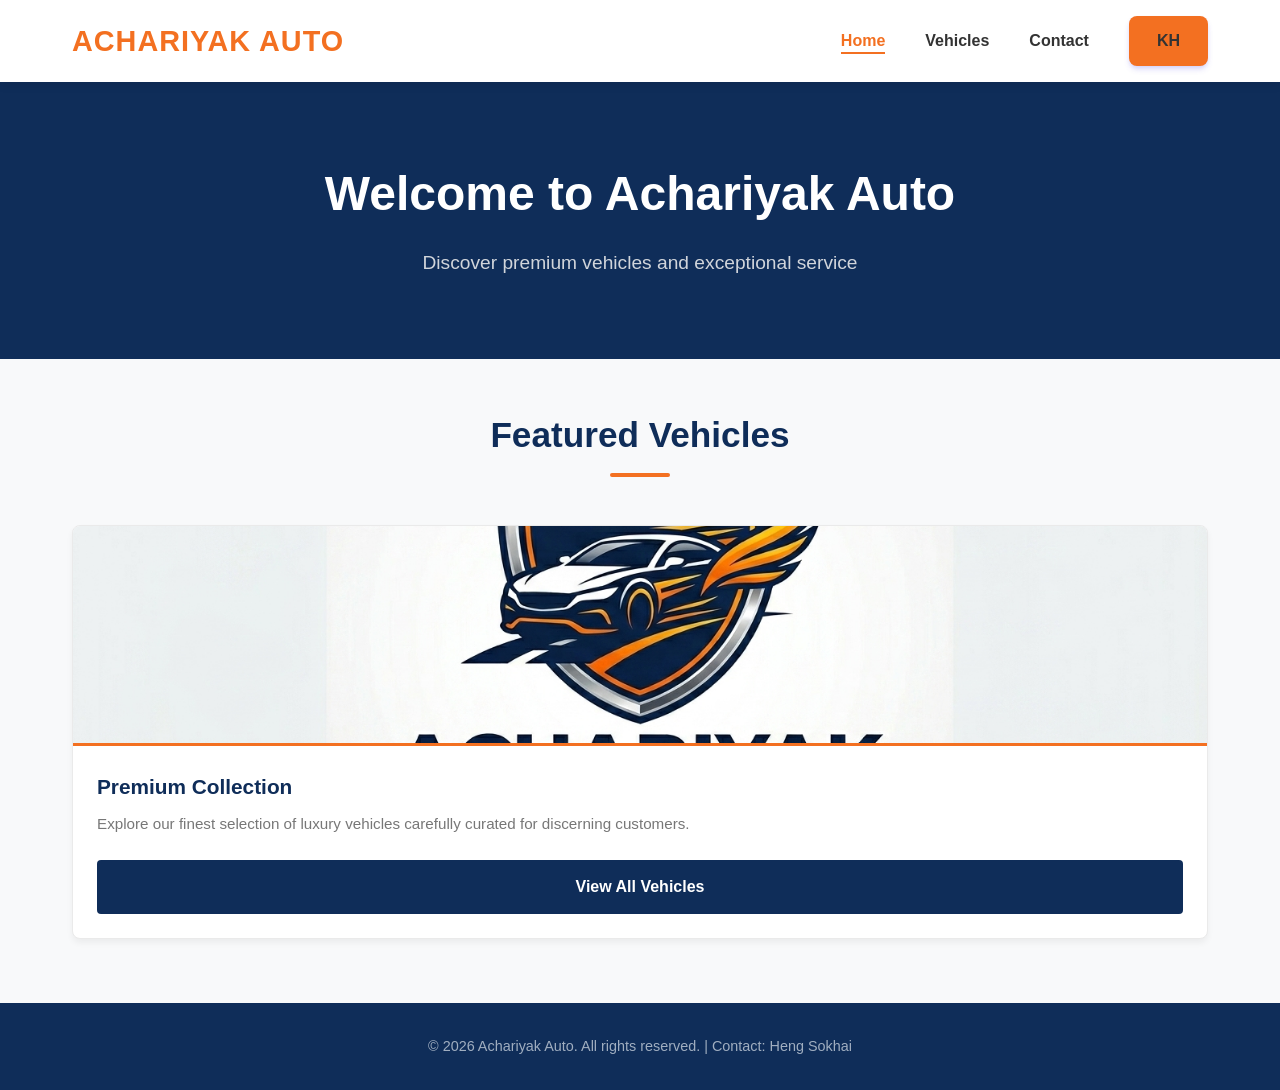
<file: index.html>
<!DOCTYPE html>
<html lang="en">
<head>
    <meta charset="UTF-8">
    <meta name="viewport" content="width=device-width, initial-scale=1.0">
    <meta name="description" content="Achariyak Auto - Premium Car Dealership">
    <title>Achariyak Auto - Premium Vehicles</title>
    <link rel="icon" href="Gemini_Generated_Image_3d5q9j3d5q9j3d5q.png">
    <link rel="stylesheet" href="Link up/style.css">
    <script src="Link up/languages.js"></script>
</head>
<body>
    <header>
        <nav class="nav-container">
            <a href="index.html" class="logo-text"><span data-i18n="logoMain">Achariyak</span> <span data-i18n="logoAuto">Auto</span></a>
            <ul class="nav-links">
                <li><a href="index.html" class="active" data-i18n="home">Home</a></li>
                <li><a href="Link up/Car.html" data-i18n="vehicles">Vehicles</a></li>
                <li><a href="Link up/contact.html" data-i18n="contact">Contact</a></li>
                <li class="button-btn"><a href="Link up/index-kh.html" data-i18n="language">KH</a></li>
                <!-- <li><button id="lang-toggle">ខ្មែរ</button></li> -->
            </ul>
        </nav>
    </header>
>
    <main>
        <section class="hero">
            <h1 data-i18n="welcomeTitle">Welcome to Achariyak Auto</h1>
            <p data-i18n="welcomeSubtitle">Discover premium vehicles and exceptional service</p>
        </section>

        <section class="container">
            <h2 class="section-title" data-i18n="featuredVehicles">Featured Vehicles</h2>
            <div class="car-grid">
                <div class="car-card">
                    <img src="Link up/Gemini_Generated_Image_3d5q9j3d5q9j3d5q.png" alt="Featured Vehicle">
                    <div class="car-info">
                        <h3 data-i18n="premiumCollection">Premium Collection</h3>
                        <p data-i18n="premiumDesc">Explore our finest selection of luxury vehicles carefully curated for discerning customers.</p>
                        <a href="Link up/Car.html" class="btn" data-i18n="viewAllVehicles">View All Vehicles</a>
                    </div>
                </div>
            </div>
        </section>
    </main>

    <footer>
        <p data-i18n="footer">© 2026 Achariyak Auto. All rights reserved. | Contact: Heng Sokhai</p>
    </footer>
</body>
</html>
</file>
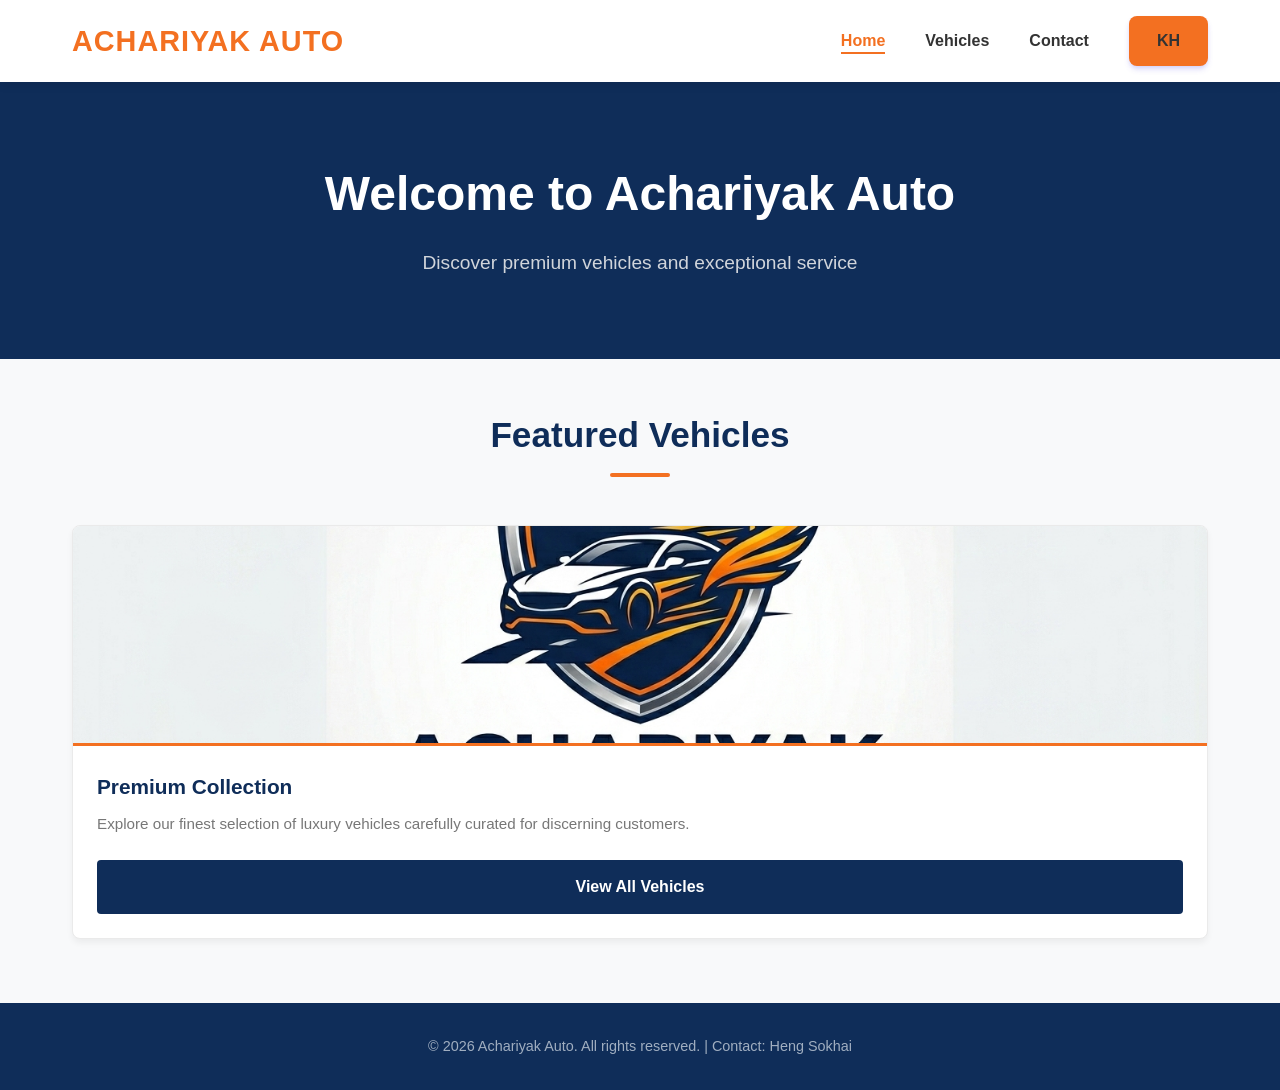
<file: Link up/index.html>
<!DOCTYPE html>
<html lang="en">
<head>
    <meta charset="UTF-8">
    <meta name="viewport" content="width=device-width, initial-scale=1.0">
    <meta name="description" content="Achariyak Auto - Premium Car Dealership">
    <title>Achariyak Auto - Premium Vehicles</title>
    <link rel="icon" href="Gemini_Generated_Image_3d5q9j3d5q9j3d5q.png">
    <link rel="stylesheet" href="style.css">
    <script src="languages.js"></script>
</head>
<body>
    <header>
        <nav class="nav-container">
            <a href="index.html" class="logo-text"><span data-i18n="logoMain">Achariyak</span> <span data-i18n="logoAuto">Auto</span></a>
            <ul class="nav-links">
                <li><a href="index.html" class="active" data-i18n="home">Home</a></li>
                <li><a href="Link up/Car.html" data-i18n="vehicles">Vehicles</a></li>
                <li><a href="Link up/contact.html" data-i18n="contact">Contact</a></li>
                <li class="button-btn"><a href="index-kh.html" data-i18n="language">KH</a></li>
                <!-- <li><button id="lang-toggle">ខ្មែរ</button></li> -->
            </ul>
        </nav>
    </header>
>
    <main>
        <section class="hero">
            <h1 data-i18n="welcomeTitle">Welcome to Achariyak Auto</h1>
            <p data-i18n="welcomeSubtitle">Discover premium vehicles and exceptional service</p>
        </section>

        <section class="container">
            <h2 class="section-title" data-i18n="featuredVehicles">Featured Vehicles</h2>
            <div class="car-grid">
                <div class="car-card">
                    <img src="Gemini_Generated_Image_3d5q9j3d5q9j3d5q.png" alt="Featured Vehicle">
                    <div class="car-info">
                        <h3 data-i18n="premiumCollection">Premium Collection</h3>
                        <p data-i18n="premiumDesc">Explore our finest selection of luxury vehicles carefully curated for discerning customers.</p>
                        <a href="Car.html" class="btn" data-i18n="viewAllVehicles">View All Vehicles</a>
                    </div>
                </div>
            </div>
        </section>
    </main>

    <footer>
        <p data-i18n="footer">© 2026 Achariyak Auto. All rights reserved. | Contact: Heng Sokhai</p>
    </footer>
</body>
</html>
</file>
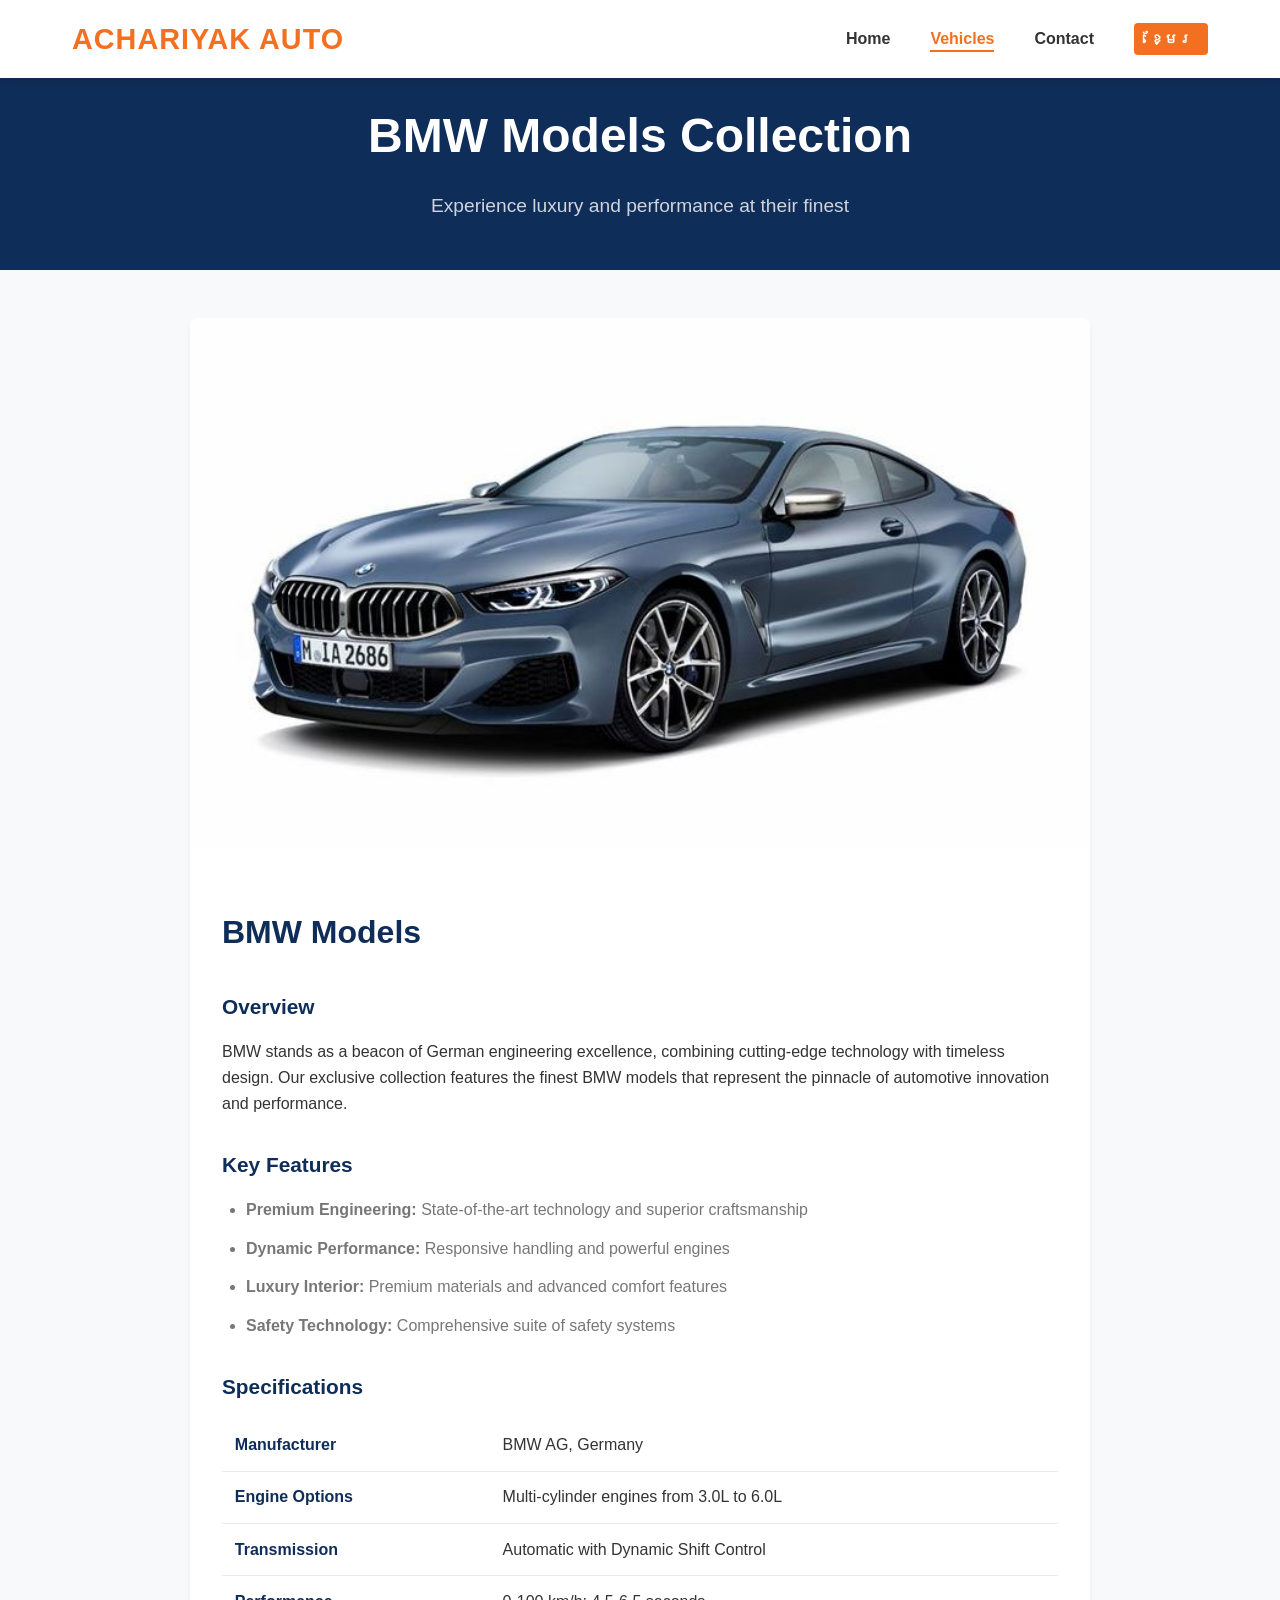
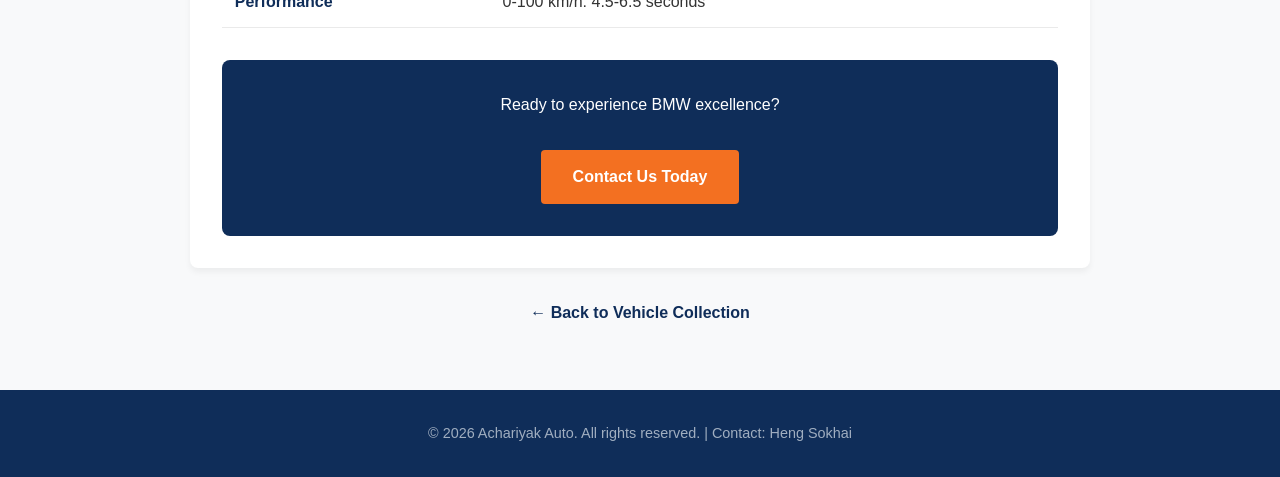
<file: Link up/bmw-models.html>
<!DOCTYPE html>
<html lang="en">
<head>
    <meta charset="UTF-8">
    <meta name="viewport" content="width=device-width, initial-scale=1.0">
    <meta name="description" content="BMW Models - Premium Performance Vehicles">
    <title>BMW Models - Achariyak Auto</title>
    <link rel="icon" href="Gemini_Generated_Image_3d5q9j3d5q9j3d5q.png">
    <link rel="stylesheet" href="style.css">
    <script src="languages.js"></script>
</head>
<body>
    <header>
        <nav class="nav-container">
            <a href="Link up midterm.html" class="logo-text"><span data-i18n="logoMain">Achariyak</span> <span data-i18n="logoAuto">Auto</span></a>
            <ul class="nav-links">
                <li><a href="Link up midterm.html" data-i18n="home">Home</a></li>
                <li><a href="Car.html" class="active" data-i18n="vehicles">Vehicles</a></li>
                <li><a href="contact.html" data-i18n="contact">Contact</a></li>
                <li><button id="lang-toggle">ខ្មែរ</button></li>
            </ul>
        </nav>
    </header>

    <main>
        <section class="hero" style="padding: 3rem 2rem;">
            <h1 data-i18n="bmwTitle">BMW Models Collection</h1>
            <p data-i18n="bmwSubtitle">Experience luxury and performance at their finest</p>
        </section>

        <section class="container">
            <div style="max-width: 900px; margin: 0 auto;">
                <div style="background: white; border-radius: 8px; overflow: hidden; box-shadow: 0 4px 6px rgba(0,0,0,0.05);">
                    <img src="Car/BMW Models, Rated - Explore BMW's Full Vehicle Lineup.jpg" alt="BMW Models" style="width: 100%; height: auto; object-fit: cover;">
                    
                    <div style="padding: 2rem;">
                        <h2 style="color: var(--primary-blue); font-size: 2rem; margin-bottom: 1rem;" data-i18n="bmwModels">BMW Models</h2>
                        
                        <h3 style="color: var(--primary-blue); font-size: 1.3rem; margin-top: 2rem; margin-bottom: 1rem;">Overview</h3>
                        <p>BMW stands as a beacon of German engineering excellence, combining cutting-edge technology with timeless design. Our exclusive collection features the finest BMW models that represent the pinnacle of automotive innovation and performance.</p>

                        <h3 style="color: var(--primary-blue); font-size: 1.3rem; margin-top: 2rem; margin-bottom: 1rem;">Key Features</h3>
                        <ul style="margin-left: 1.5rem; color: var(--text-light);">
                            <li style="margin-bottom: 0.8rem;"><strong>Premium Engineering:</strong> State-of-the-art technology and superior craftsmanship</li>
                            <li style="margin-bottom: 0.8rem;"><strong>Dynamic Performance:</strong> Responsive handling and powerful engines</li>
                            <li style="margin-bottom: 0.8rem;"><strong>Luxury Interior:</strong> Premium materials and advanced comfort features</li>
                            <li style="margin-bottom: 0.8rem;"><strong>Safety Technology:</strong> Comprehensive suite of safety systems</li>
                        </ul>

                        <h3 style="color: var(--primary-blue); font-size: 1.3rem; margin-top: 2rem; margin-bottom: 1rem;">Specifications</h3>
                        <table style="width: 100%; border-collapse: collapse;">
                            <tr style="border-bottom: 1px solid #eaeaea;">
                                <td style="padding: 0.8rem; font-weight: 600; color: var(--primary-blue);">Manufacturer</td>
                                <td style="padding: 0.8rem;">BMW AG, Germany</td>
                            </tr>
                            <tr style="border-bottom: 1px solid #eaeaea;">
                                <td style="padding: 0.8rem; font-weight: 600; color: var(--primary-blue);">Engine Options</td>
                                <td style="padding: 0.8rem;">Multi-cylinder engines from 3.0L to 6.0L</td>
                            </tr>
                            <tr style="border-bottom: 1px solid #eaeaea;">
                                <td style="padding: 0.8rem; font-weight: 600; color: var(--primary-blue);">Transmission</td>
                                <td style="padding: 0.8rem;">Automatic with Dynamic Shift Control</td>
                            </tr>
                            <tr style="border-bottom: 1px solid #eaeaea;">
                                <td style="padding: 0.8rem; font-weight: 600; color: var(--primary-blue);">Performance</td>
                                <td style="padding: 0.8rem;">0-100 km/h: 4.5-6.5 seconds</td>
                            </tr>
                        </table>

                        <div style="background: var(--primary-blue); color: white; padding: 2rem; border-radius: 8px; margin-top: 2rem; text-align: center;">
                            <p style="margin-bottom: 1rem;">Ready to experience BMW excellence?</p>
                            <a href="contact.html" class="btn" style="background: var(--accent-orange); margin-top: 1rem; display: inline-block; width: auto; padding: 0.9rem 2rem;">Contact Us Today</a>
                        </div>
                    </div>
                </div>

                <div style="text-align: center; margin-top: 2rem;">
                    <a href="Car.html" style="color: var(--primary-blue); text-decoration: none; font-weight: 600;">← Back to Vehicle Collection</a>
                </div>
            </div>
        </section>
    </main>

    <footer>
        <p data-i18n="footer">© 2026 Achariyak Auto. All rights reserved. | Contact: Heng Sokhai</p>
    </footer>
</body>
</html>
</file>
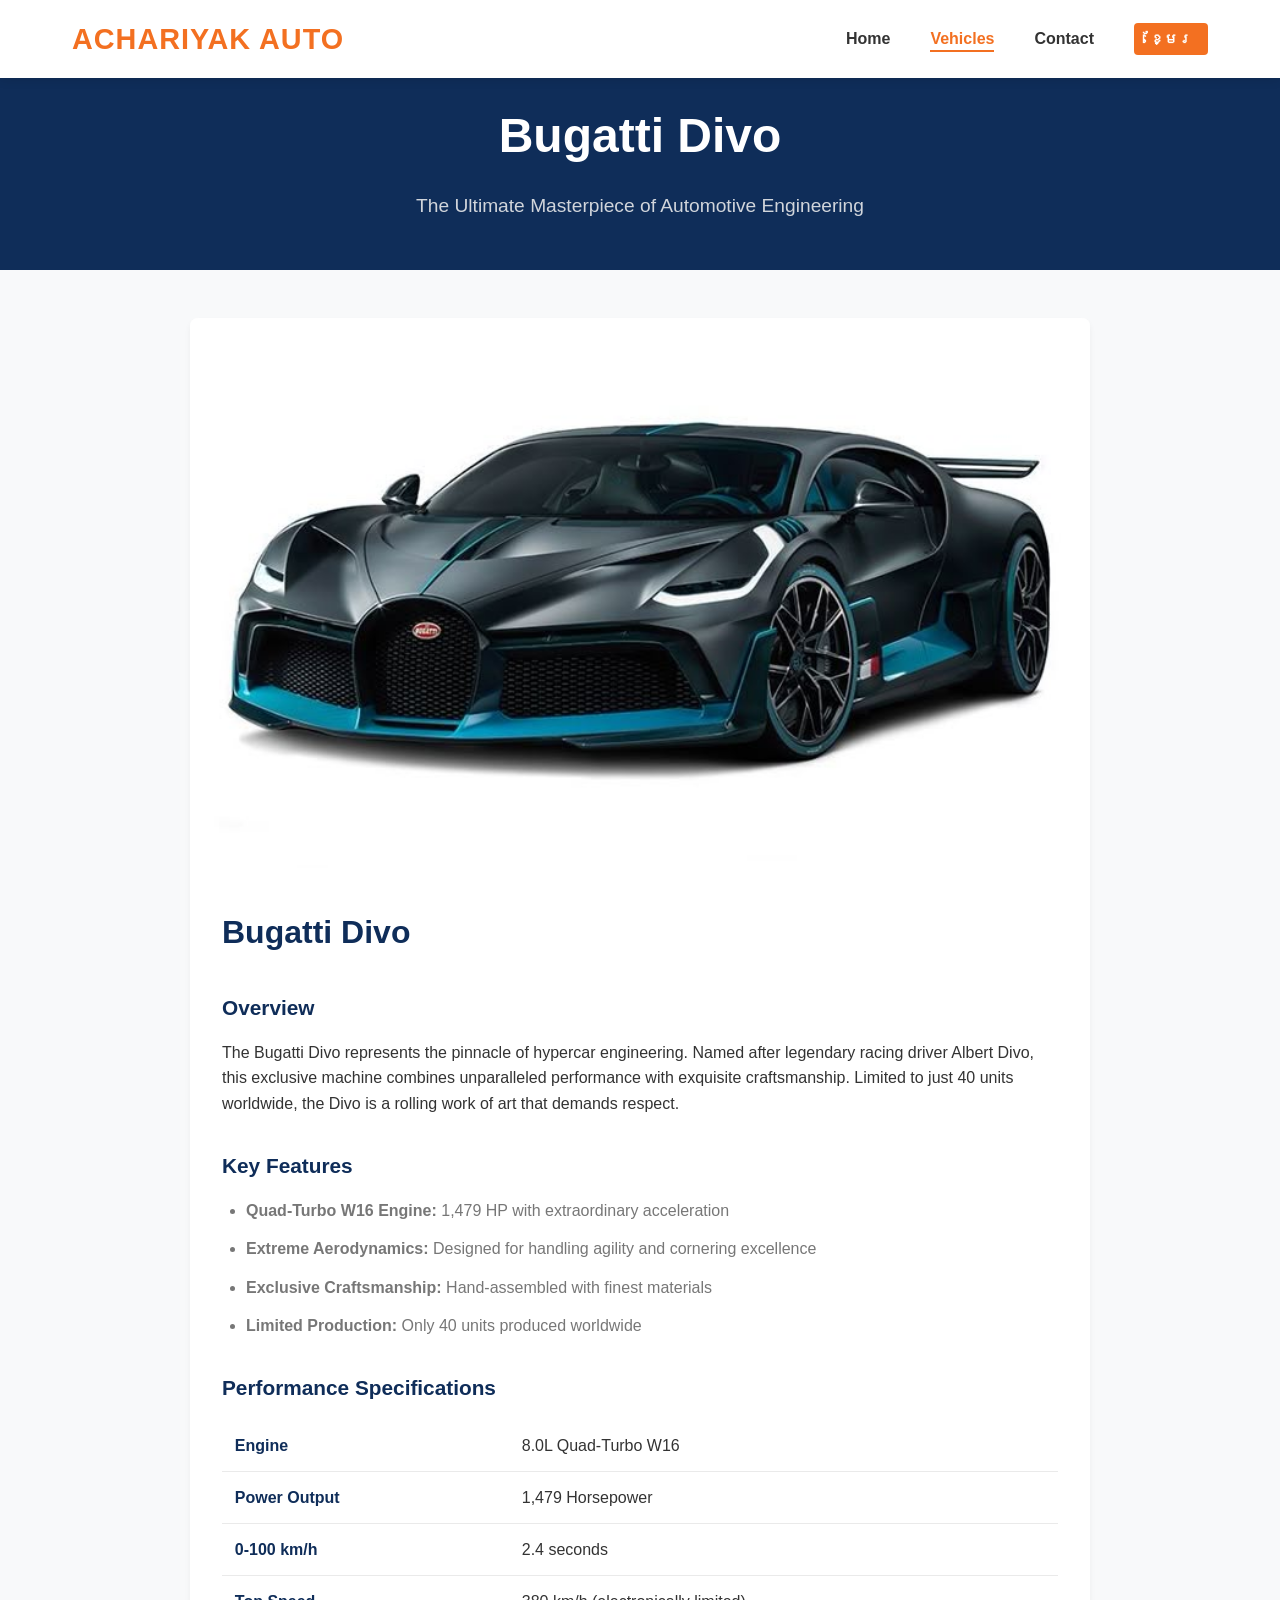
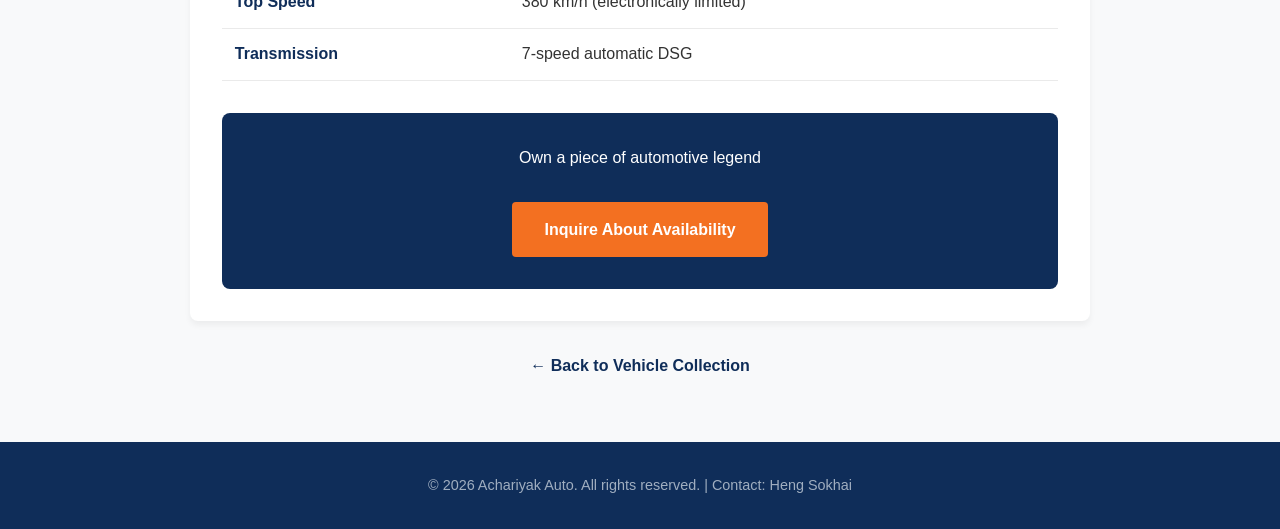
<file: Link up/bugatti-divo.html>
<!DOCTYPE html>
<html lang="en">
<head>
    <meta charset="UTF-8">
    <meta name="viewport" content="width=device-width, initial-scale=1.0">
    <meta name="description" content="Bugatti Divo - Ultra-Luxury Hypercar">
    <title>Bugatti Divo - Achariyak Auto</title>
     <link rel="icon" href="Gemini_Generated_Image_3d5q9j3d5q9j3d5q.png">
    <link rel="stylesheet" href="style.css">
    <script src="languages.js"></script>
</head>
<body>
    <header>
        <nav class="nav-container">
            <a href="Link up midterm.html" class="logo-text"><span data-i18n="logoMain">Achariyak</span> <span data-i18n="logoAuto">Auto</span></a>
            <ul class="nav-links">
                <li><a href="Link up midterm.html" data-i18n="home">Home</a></li>
                <li><a href="Car.html" class="active" data-i18n="vehicles">Vehicles</a></li>
                <li><a href="contact.html" data-i18n="contact">Contact</a></li>
                <li><button id="lang-toggle">ខ្មែរ</button></li>
            </ul>
        </nav>
    </header>

    <main>
        <section class="hero" style="padding: 3rem 2rem;">
            <h1 data-i18n="bugattTitle">Bugatti Divo</h1>
            <p data-i18n="bugattSubtitle">The Ultimate Masterpiece of Automotive Engineering</p>
        </section>

        <section class="container">
            <div style="max-width: 900px; margin: 0 auto;">
                <div style="background: white; border-radius: 8px; overflow: hidden; box-shadow: 0 4px 6px rgba(0,0,0,0.05);">
                    <img src="Car/Bugatti Divo.jpg" alt="Bugatti Divo" style="width: 100%; height: auto; object-fit: cover;">
                    
                    <div style="padding: 2rem;">
                        <h2 style="color: var(--primary-blue); font-size: 2rem; margin-bottom: 1rem;" data-i18n="bugatti">Bugatti Divo</h2>
                        
                        <h3 style="color: var(--primary-blue); font-size: 1.3rem; margin-top: 2rem; margin-bottom: 1rem;">Overview</h3>
                        <p>The Bugatti Divo represents the pinnacle of hypercar engineering. Named after legendary racing driver Albert Divo, this exclusive machine combines unparalleled performance with exquisite craftsmanship. Limited to just 40 units worldwide, the Divo is a rolling work of art that demands respect.</p>

                        <h3 style="color: var(--primary-blue); font-size: 1.3rem; margin-top: 2rem; margin-bottom: 1rem;">Key Features</h3>
                        <ul style="margin-left: 1.5rem; color: var(--text-light);">
                            <li style="margin-bottom: 0.8rem;"><strong>Quad-Turbo W16 Engine:</strong> 1,479 HP with extraordinary acceleration</li>
                            <li style="margin-bottom: 0.8rem;"><strong>Extreme Aerodynamics:</strong> Designed for handling agility and cornering excellence</li>
                            <li style="margin-bottom: 0.8rem;"><strong>Exclusive Craftsmanship:</strong> Hand-assembled with finest materials</li>
                            <li style="margin-bottom: 0.8rem;"><strong>Limited Production:</strong> Only 40 units produced worldwide</li>
                        </ul>

                        <h3 style="color: var(--primary-blue); font-size: 1.3rem; margin-top: 2rem; margin-bottom: 1rem;">Performance Specifications</h3>
                        <table style="width: 100%; border-collapse: collapse;">
                            <tr style="border-bottom: 1px solid #eaeaea;">
                                <td style="padding: 0.8rem; font-weight: 600; color: var(--primary-blue);">Engine</td>
                                <td style="padding: 0.8rem;">8.0L Quad-Turbo W16</td>
                            </tr>
                            <tr style="border-bottom: 1px solid #eaeaea;">
                                <td style="padding: 0.8rem; font-weight: 600; color: var(--primary-blue);">Power Output</td>
                                <td style="padding: 0.8rem;">1,479 Horsepower</td>
                            </tr>
                            <tr style="border-bottom: 1px solid #eaeaea;">
                                <td style="padding: 0.8rem; font-weight: 600; color: var(--primary-blue);">0-100 km/h</td>
                                <td style="padding: 0.8rem;">2.4 seconds</td>
                            </tr>
                            <tr style="border-bottom: 1px solid #eaeaea;">
                                <td style="padding: 0.8rem; font-weight: 600; color: var(--primary-blue);">Top Speed</td>
                                <td style="padding: 0.8rem;">380 km/h (electronically limited)</td>
                            </tr>
                            <tr style="border-bottom: 1px solid #eaeaea;">
                                <td style="padding: 0.8rem; font-weight: 600; color: var(--primary-blue);">Transmission</td>
                                <td style="padding: 0.8rem;">7-speed automatic DSG</td>
                            </tr>
                        </table>

                        <div style="background: var(--primary-blue); color: white; padding: 2rem; border-radius: 8px; margin-top: 2rem; text-align: center;">
                            <p style="margin-bottom: 1rem;">Own a piece of automotive legend</p>
                            <a href="contact.html" class="btn" style="background: var(--accent-orange); margin-top: 1rem; display: inline-block; width: auto; padding: 0.9rem 2rem;">Inquire About Availability</a>
                        </div>
                    </div>
                </div>

                <div style="text-align: center; margin-top: 2rem;">
                    <a href="Car.html" style="color: var(--primary-blue); text-decoration: none; font-weight: 600;">← Back to Vehicle Collection</a>
                </div>
            </div>
        </section>
    </main>

    <footer>
        <p data-i18n="footer">© 2026 Achariyak Auto. All rights reserved. | Contact: Heng Sokhai</p>
    </footer>
</body>
</html>
</file>
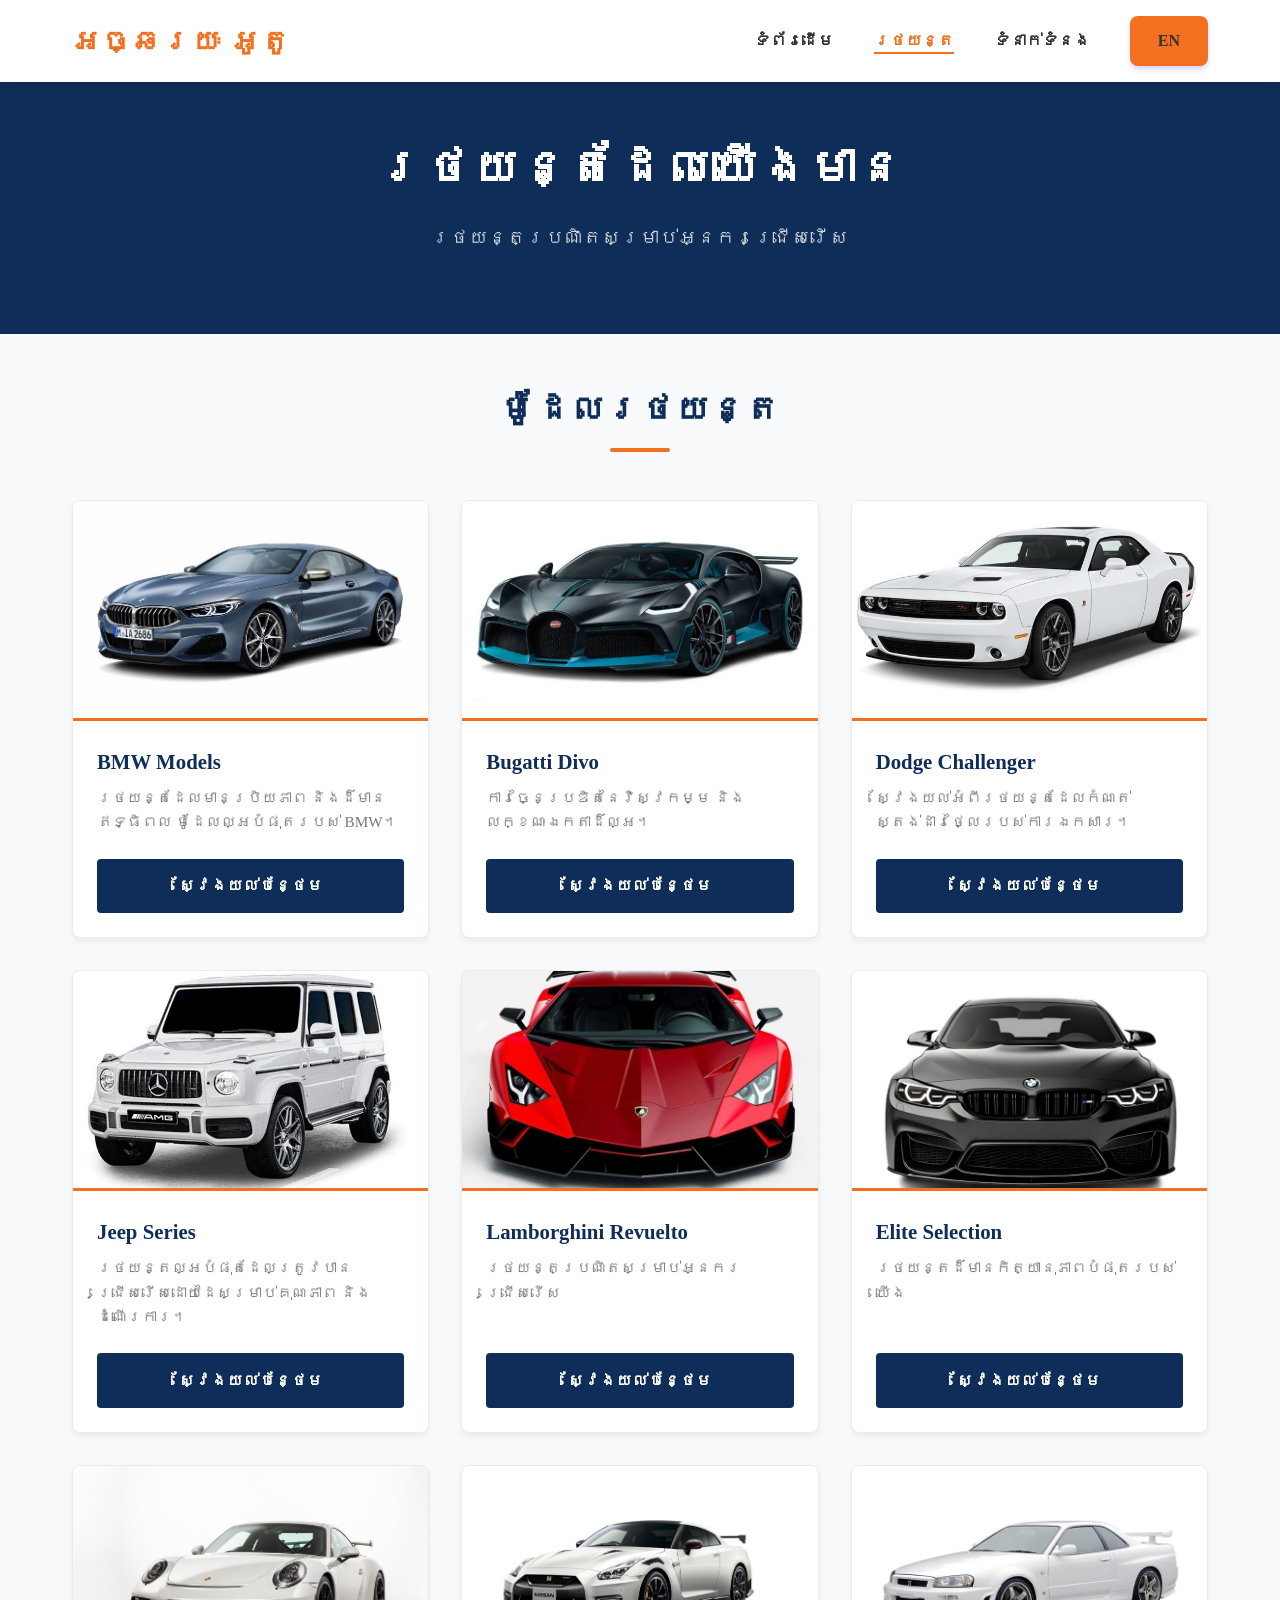
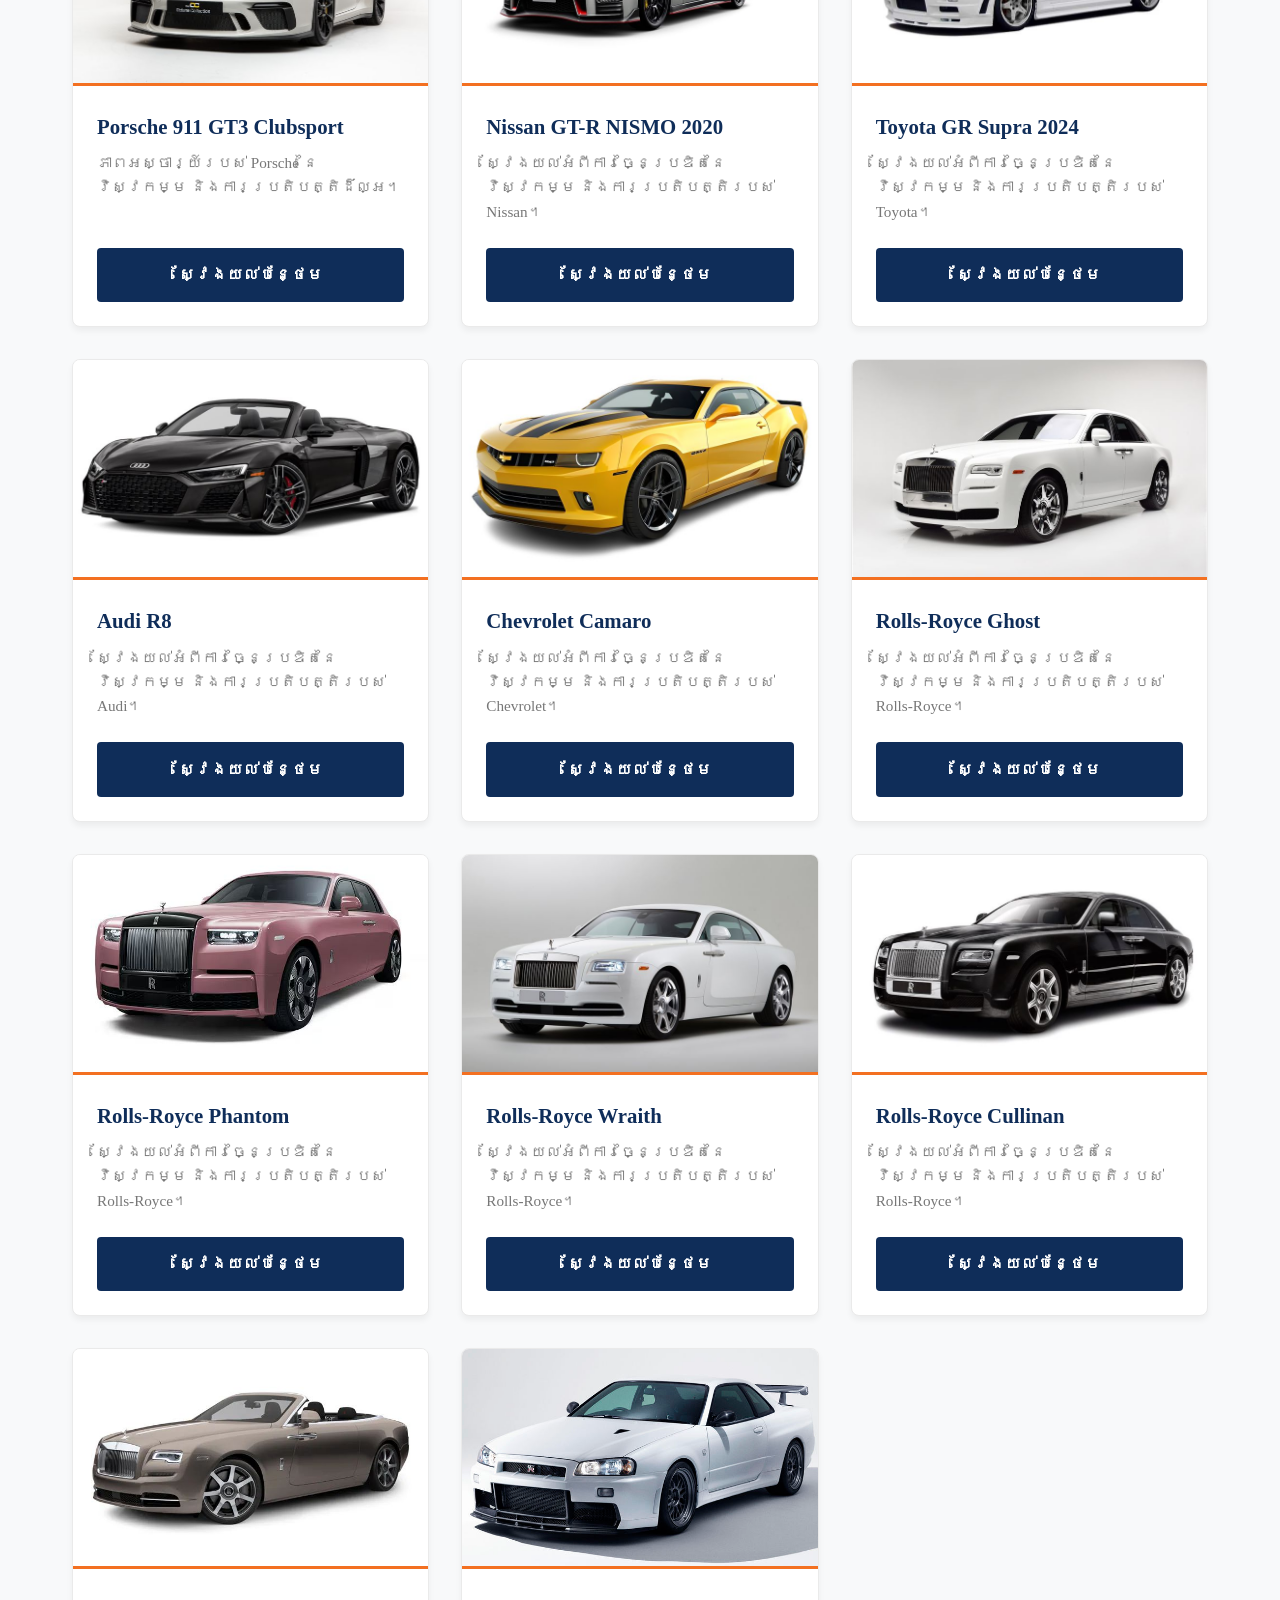
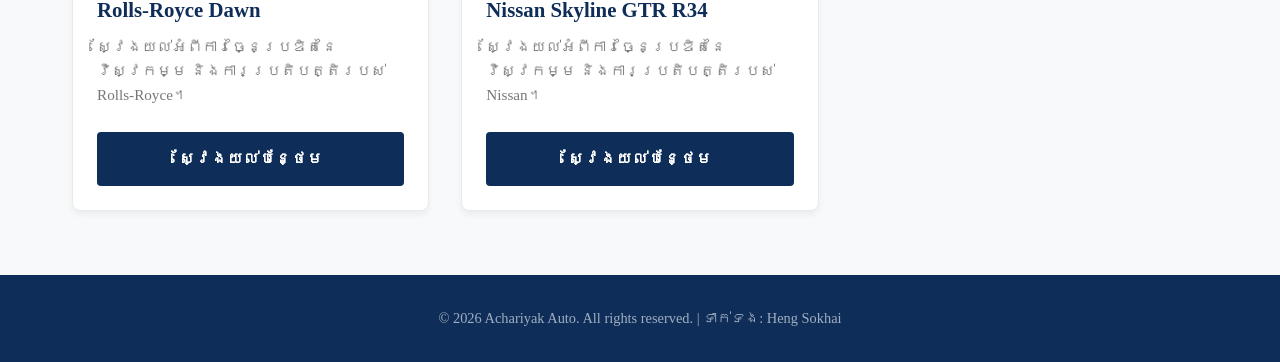
<file: Link up/Car-kh.html>
<!DOCTYPE html>
<html lang="en">
<head>
    <meta charset="UTF-8">
    <meta name="viewport" content="width=device-width, initial-scale=1.0">
    <meta name="description" content="Browse our collection of premium vehicles">
    <title>Vehicles - Achariyak Auto</title>
     <link rel="icon" href="Gemini_Generated_Image_3d5q9j3d5q9j3d5q.png">
    <link rel="stylesheet" href="style.css">
    <script src="languages.js"></script>
</head>
<body>
    <header>

            <nav class="nav-container">
                <a href="index-kh.html" class="logo-text"><span data-i18n="logoMain" style="font-family: Kh Dangrek;">អច្ឆរយៈ</span> <span data-i18n="logoAuto" style="font-family: Kh Dangrek;">អូតូ</span></a>
                <ul class="nav-links">
                    <li><a href="index-kh.html" data-i18n="home" style="font-family: Khmer OS Battambang;">ទំព័រដើម</a></li>
                    <li><a href="Car-kh.html" class="active" data-i18n="vehicles" style="font-family: Khmer OS Battambang;">រថយន្ត</a></li>
                    <li><a href="contact-kh.html" data-i18n="contact" style="font-family: Khmer OS Battambang;">ទំនាក់ទំនង</a></li>
                    <li class="button-btn"><a href="Link up midterm.html" data-i18n="language" style="font-family: Khmer OS Battambang;">EN</a></li>
                </ul>
            </nav>
    </header>

    <main>
        <section class="hero">
            <h1 data-i18n="vehicleCollection" style="font-family: Kh Dangrek;">រថយន្តដែលយើងមាន</h1>
            <p data-i18n="collectionSubtitle" style="font-family: Khmer OS Battambang;">រថយន្តប្រណិតសម្រាប់អ្នករជ្រើសរើស</p>
        </section>

        <section class="container">
            <h2 class="section-title" data-i18n="featuredModels" style="font-family: Kh Dangrek;">ម៉ូដែលរថយន្ត</h2>
            <div class="car-grid">
                <div class="car-card">
                    <img src="Car/BMW Models, Rated - Explore BMW's Full Vehicle Lineup.jpg" alt="BMW Collection">
                    <div class="car-info">
                        <h3 data-i18n="bmwModels" style="font-family: Khmer OS Battambang;">BMW Models</h3>
                        <p data-i18n="bmwDesc" style="font-family: Khmer OS Battambang;">រថយន្តដែលមានប្រិយភាព និងដ៏មានឥទ្ធិពល ម៉ូដែលល្អបំផុតរបស់ BMW។</p>
                        <a href="bmw-models.html" class="btn" data-i18n="learnMore" style="font-family: Khmer OS Battambang;">ស្វែងយល់បន្ថែម</a>
                    </div>
                </div>

                <div class="car-card">
                    <img src="Car/Bugatti Divo.jpg" alt="Bugatti Divo">
                    <div class="car-info">
                        <h3 data-i18n="bugatti" style="font-family: Khmer OS Battambang;">Bugatti Divo</h3>
                        <p data-i18n="bugatiDesc" style="font-family: Khmer OS Battambang;">ការច្នៃប្រឌិតនៃវិស្វកម្ម និងលក្ខណៈឯកតាដ៏ល្អ។</p>
                        <a href="bugatti-divo.html" class="btn" data-i18n="learnMore" style="font-family: Khmer OS Battambang;">ស្វែងយល់បន្ថែម</a>
                    </div>
                </div>

                <div class="car-card">
                    <img src="Car/download (1).jpg" alt="Premium Vehicle">
                    <div class="car-info">
                        <h3 data-i18n="dodge" style="font-family: Khmer OS Battambang;">Dodge Challenger</h3>
                        <p data-i18n="dodgeDesc" style="font-family: Khmer OS Battambang;">ស្វែងយល់អំពីរថយន្តដែលកំណត់ស្តង់ដារថ្លៃរបស់ការឯកសារ។</p>
                        <a href="luxury-series.html" class="btn" data-i18n="learnMore" style="font-family: Khmer OS Battambang;">ស្វែងយល់បន្ថែម</a>
                    </div>
                </div>

                <div class="car-card">
                    <img src="Car/download (2).jpg" alt="Premium Collection">
                    <div class="car-info">
                        <h3 data-i18n="jeepSeries" style="font-family: Khmer OS Battambang;">Jeep Series</h3>
                        <p data-i18n="jeepDesc" style="font-family: Khmer OS Battambang;">រថយន្តល្អបំផុតដែលត្រូវបានជ្រើសរើសដោយដៃសម្រាប់គុណភាព និងដំណើរការ។</p>
                        <a href="elite-selection.html" class="btn" data-i18n="learnMore" style="font-family: Khmer OS Battambang;">ស្វែងយល់បន្ថែម</a>
                    </div>
                </div>

                <div class="car-card">
                    <img src="Car/Lamborghini Revuelto.jpg" alt="Luxury Series">
                    <div class="car-info">
                        <h3 data-i18n="luxurySeries" style="font-family: Khmer OS Battambang;">Lamborghini Revuelto</h3>
                        <p data-i18n="luxuryDesc" style="font-family: Khmer OS Battambang;">រថយន្តប្រណិតសម្រាប់អ្នករជ្រើសរើស</p>
                        <a href="Lamborghini.html" class="btn" data-i18n="learnMore" style="font-family: Khmer OS Battambang;">ស្វែងយល់បន្ថែម</a>
                    </div>
                </div>

                <div class="car-card">
                    <img src="Car/Download A Black car on a transparent background for free.jpg" alt="Elite Selection">
                    <div class="car-info">
                        <h3 data-i18n="eliteTitle" style="font-family: Khmer OS Battambang;">Elite Selection</h3>
                        <p data-i18n="eliteSubtitle" style="font-family: Khmer OS Battambang;">រថយន្តដ៏មានកិត្យានុភាពបំផុតរបស់យើង</p>
                        <a href="bmw-models.html" class="btn" data-i18n="learnMore" style="font-family: Khmer OS Battambang;">ស្វែងយល់បន្ថែម</a>
                    </div>
                </div>

                <div class="car-card">
                    <img src="Car/2017 PORSCHE 911 GT3 CLUBSPORT.jpg" alt="Porsche 911 GT3 Clubsport">
                    <div class="car-info">
                        <h3 data-i18n="Porsche 911 GT3 Clubsport" style="font-family: Khmer OS Battambang;">Porsche 911 GT3 Clubsport</h3>
                        <p data-i18n="porscheDesc" style="font-family: Khmer OS Battambang;">ភាពអស្ចារ្យ៍របស់ Porsche នៃវិស្វកម្ម និងការប្រតិបត្តិដ៏ល្អ។</p>
                        <a href="porsche-911-gt3-clubsport.html" class="btn" data-i18n="learnMore" style="font-family: Khmer OS Battambang;">ស្វែងយល់បន្ថែម</a>
                    </div>
                </div>

                <div class="car-card">
                    <img src="Car/NISSAN GT-R NISMO 2020.jpg" alt="Nissan GT-R NISMO 2020">
                    <div class="car-info">
                        <h3 data-i18n="Nissan GT-R Nismo" style="font-family: Khmer OS Battambang;">Nissan GT-R NISMO 2020</h3>
                        <p data-i18n="NissanDesc" style="font-family: Khmer OS Battambang;">ស្វែងយល់អំពីការច្នៃប្រឌិតនៃវិស្វកម្ម និងការប្រតិបត្តិរបស់ Nissan។</p>
                        <a href="nissan-gt-r-nismo-2020.html" class="btn" data-i18n="learnMore" style="font-family: Khmer OS Battambang;">ស្វែងយល់បន្ថែម</a>
                    </div>
                </div>

                <div class="car-card">
                    <img src="Car/download (4).jpg" alt="Toyota GR Supra 2024">
                    <div class="car-info">
                        <h3 data-i18n="GR Supra" style="font-family: Khmer OS Battambang;">Toyota GR Supra 2024</h3>
                        <p data-i18n="supraDesc" style="font-family: Khmer OS Battambang;">ស្វែងយល់អំពីការច្នៃប្រឌិតនៃវិស្វកម្ម និងការប្រតិបត្តិរបស់ Toyota។</p>
                        <a href="toyota-gr-supra-2024.html" class="btn" data-i18n="learnMore" style="font-family: Khmer OS Battambang;">ស្វែងយល់បន្ថែម</a>
                    </div>
                </div>

                <div class="car-card">
                    <img src="Car/R8.jpg" alt="Audi R8">
                    <div class="car-info">
                        <h3 data-i18n="Audi A8" style="font-family: Khmer OS Battambang;">Audi R8</h3>
                        <p data-i18n="audiDesc" style="font-family: Khmer OS Battambang;">ស្វែងយល់អំពីការច្នៃប្រឌិតនៃវិស្វកម្ម និងការប្រតិបត្តិរបស់ Audi។</p>
                        <a href="audi-r8.html" class="btn" data-i18n="learnMore" style="font-family: Khmer OS Battambang;">ស្វែងយល់បន្ថែម</a>
                    </div>
                </div>

                <div class="car-card">
                    <img src="Car/Sleek Yellow Chevrolet Camaro Sports Car.jpg" alt="Chevrolet Camaro">
                    <div class="car-info">
                        <h3 data-i18n="Chevrolet" style="font-family: Khmer OS Battambang;">Chevrolet Camaro</h3>
                        <p data-i18n="chevroletDesc" style="font-family: Khmer OS Battambang;">ស្វែងយល់អំពីការច្នៃប្រឌិតនៃវិស្វកម្ម និងការប្រតិបត្តិរបស់ Chevrolet។</p>
                        <a href="chevrolet-camaro.html" class="btn" data-i18n="learnMore" style="font-family: Khmer OS Battambang;">ស្វែងយល់បន្ថែម</a>
                    </div>
                </div>

                <div class="car-card">
                    <img src="Car/2015 ROLLS-ROYCE GHOST - Barrett-Jackson Auction Company - World's Greatest Collector Car Auctions.jpg" alt="Rolls-Royce Ghost">
                    <div class="car-info">
                        <h3 data-i18n="Rolls Royce Ghost" style="font-family: Khmer OS Battambang;">Rolls-Royce Ghost</h3>
                        <p data-i18n="rollsDesc" style="font-family: Khmer OS Battambang;">ស្វែងយល់អំពីការច្នៃប្រឌិតនៃវិស្វកម្ម និងការប្រតិបត្តិរបស់ Rolls-Royce។</p>
                        <a href="rolls-royce-ghost.html" class="btn" data-i18n="learnMore" style="font-family: Khmer OS Battambang;">ស្វែងយល់បន្ថែម</a>
                    </div>
                </div>

                <div class="car-card">
                    <img src="Car/2024 Rolls-Royce Phantom_ A Fancy Car Fit for a King - AutoVFix_com.jpg" alt="Rolls-Royce Phantom">
                    <div class="car-info">
                        <h3 data-i18n="Rolls Royce Phantom" style="font-family: Khmer OS Battambang;">Rolls-Royce Phantom</h3>
                        <p data-i18n="rollsDesc" style="font-family: Khmer OS Battambang;">ស្វែងយល់អំពីការច្នៃប្រឌិតនៃវិស្វកម្ម និងការប្រតិបត្តិរបស់ Rolls-Royce។</p>
                        <a href="rolls-royce-phantom.html" class="btn" data-i18n="learnMore" style="font-family: Khmer OS Battambang;">ស្វែងយល់បន្ថែម</a>
                    </div>
                </div>

                <div class="car-card">
                    <img src="Car/Rolls Royce Wraith  $550,000.jpg" alt="Rolls-Royce Wraith">
                    <div class="car-info">
                        <h3 data-i18n="Rolls Royce Wraith" style="font-family: Khmer OS Battambang;">Rolls-Royce Wraith</h3>
                        <p data-i18n="rollsDesc" style="font-family: Khmer OS Battambang;">ស្វែងយល់អំពីការច្នៃប្រឌិតនៃវិស្វកម្ម និងការប្រតិបត្តិរបស់ Rolls-Royce។</p>
                        <a href="rolls-royce-wraith.html" class="btn" data-i18n="learnMore" style="font-family: Khmer OS Battambang;">ស្វែងយល់បន្ថែម</a>
                    </div>
                </div>

                <div class="car-card">
                    <img src="Car/download (5).jpg" alt="Rolls-Royce Cullinan">
                    <div class="car-info">
                        <h3 data-i18n="Rolls Royce Cullinan" style="font-family: Khmer OS Battambang;">Rolls-Royce Cullinan</h3>
                        <p data-i18n="rollsDesc" style="font-family: Khmer OS Battambang;">ស្វែងយល់អំពីការច្នៃប្រឌិតនៃវិស្វកម្ម និងការប្រតិបត្តិរបស់ Rolls-Royce។</p>
                        <a href="rolls-royce-cullinan.html" class="btn" data-i18n="learnMore" style="font-family: Khmer OS Battambang;">ស្វែងយល់បន្ថែម</a>
                    </div>
                </div>

                <div class="car-card">
                    <img src="Car/New 2021 Rolls-Royce Dawn Convertible in Boston _ New Rolls-Royce Showroom Wayland.jpg" alt="Rolls-Royce Dawn">
                    <div class="car-info">
                        <h3 data-i18n="Rolls Royce Dawn" style="font-family: Khmer OS Battambang;">Rolls-Royce Dawn</h3>
                        <p data-i18n="rollsDesc" style="font-family: Khmer OS Battambang;">ស្វែងយល់អំពីការច្នៃប្រឌិតនៃវិស្វកម្ម និងការប្រតិបត្តិរបស់ Rolls-Royce។</p>
                        <a href="rolls-royce-dawn.html" class="btn" data-i18n="learnMore" style="font-family: Khmer OS Battambang;">ស្វែងយល់បន្ថែម</a>
                    </div>
                </div>

                <div class="car-card">
                    <img src="Car/Nissan Skyline GTR R34.jpg" alt="Nissan GT-R">
                    <div class="car-info">
                        <h3 data-i18n="Nissan Skyline GTR" style="font-family: Khmer OS Battambang;">Nissan Skyline GTR R34</h3>
                        <p data-i18n="nissanDesc" style="font-family: Khmer OS Battambang;">ស្វែងយល់អំពីការច្នៃប្រឌិតនៃវិស្វកម្ម និងការប្រតិបត្តិរបស់ Nissan។</p>
                        <a href="nissan-skyline-gtr-r34.html" class="btn" data-i18n="learnMore" style="font-family: Khmer OS Battambang;">ស្វែងយល់បន្ថែម</a>
                    </div>
                </div>

            </div>
        </section>
    </main>

    <footer>
        <p data-i18n="footer" style="font-family: Khmer OS Battambang;">© 2026 Achariyak Auto. All rights reserved. | ទាក់ទង: Heng Sokhai</p>
    </footer>
</body>
</html>
</file>
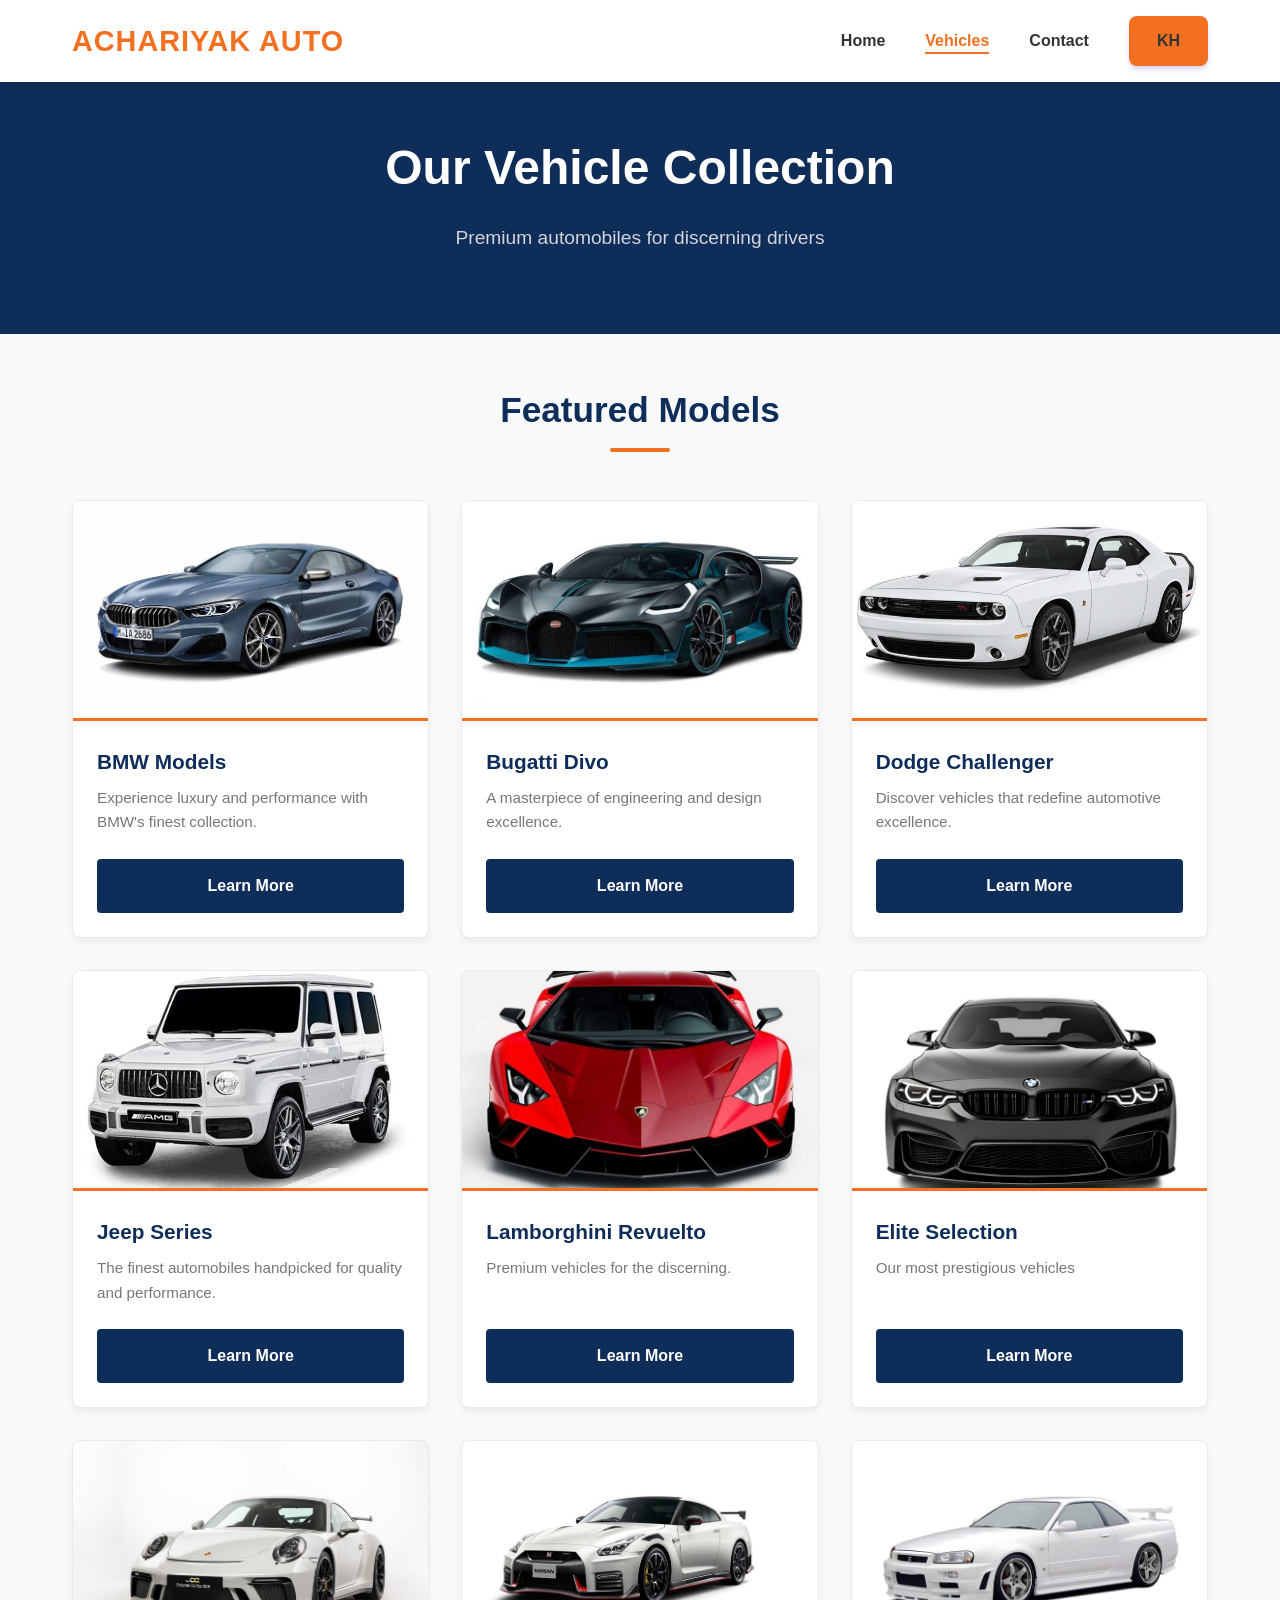
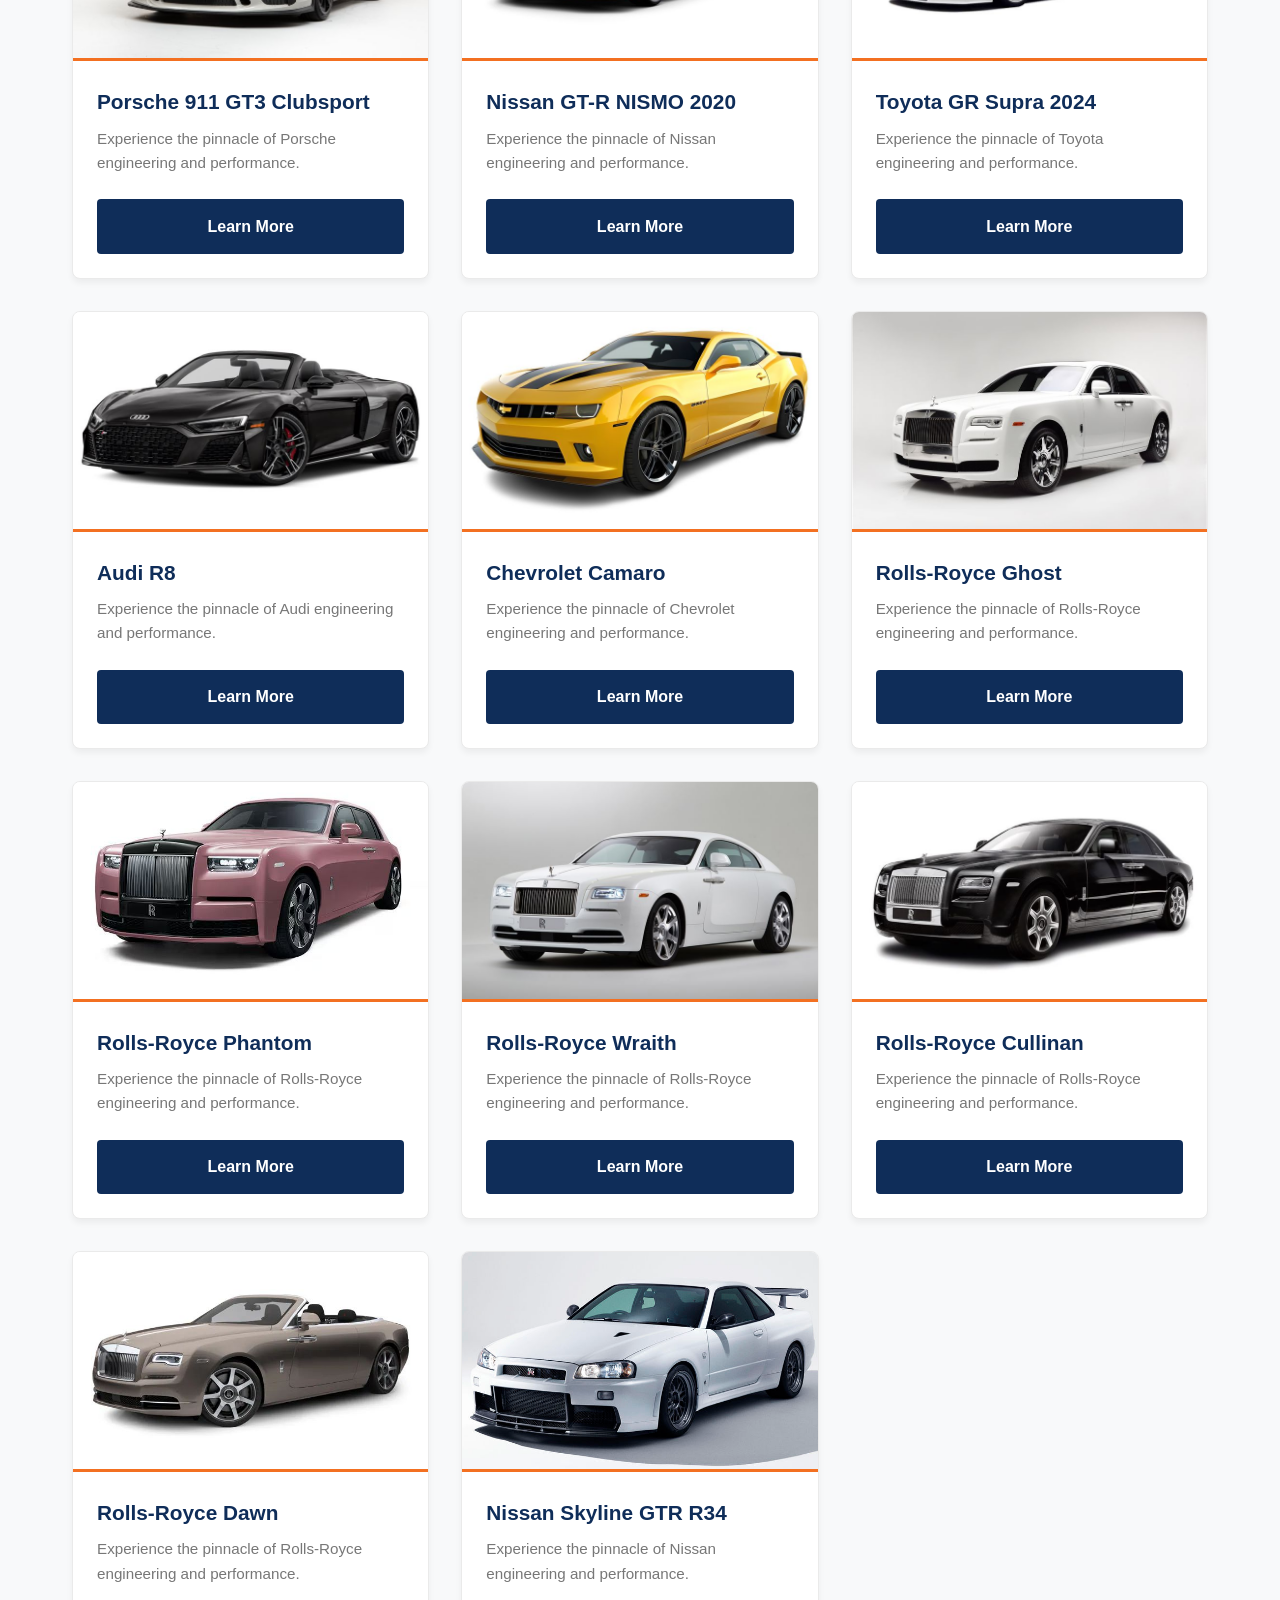
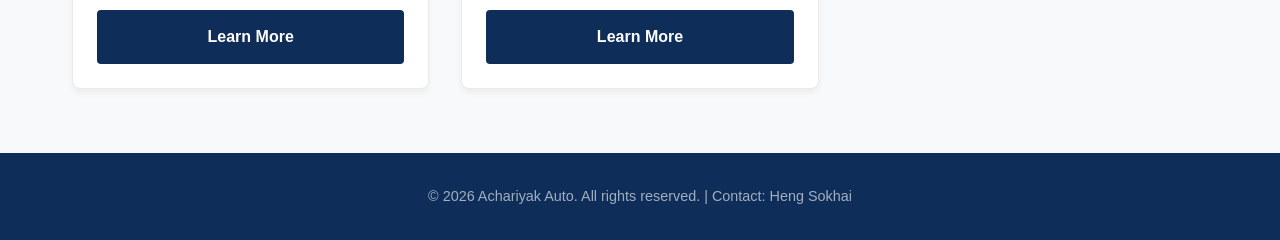
<file: Link up/Car.html>
<!DOCTYPE html>
<html lang="en">
<head>
    <meta charset="UTF-8">
    <meta name="viewport" content="width=device-width, initial-scale=1.0">
    <meta name="description" content="Browse our collection of premium vehicles">
    <title>Vehicles - Achariyak Auto</title>
     <link rel="icon" href="Gemini_Generated_Image_3d5q9j3d5q9j3d5q.png">
    <link rel="stylesheet" href="style.css">
    <script src="languages.js"></script>
</head>
<body>
    <header>
            <nav class="nav-container">
                <a href="Link up midterm.html" class="logo-text"><span data-i18n="logoMain">Achariyak</span> <span data-i18n="logoAuto">Auto</span></a>
                <ul class="nav-links">
                    <li><a href="Link up midterm.html" data-i18n="home">Home</a></li>
                    <li><a href="Car.html" class="active" data-i18n="vehicles">Vehicles</a></li>
                    <li><a href="contact.html" data-i18n="contact">Contact</a></li>
                    <li class="button-btn"><a href="car-kh.html" data-i18n="language">KH</a></li>
                    <!-- <li><button id="lang-toggle">ខ្មែរ</button></li> -->
                </ul>
            </nav>
    </header>

    <main>
        <section class="hero">
            <h1 data-i18n="vehicleCollection">Our Vehicle Collection</h1>
            <p data-i18n="collectionSubtitle">Premium automobiles for discerning drivers</p>
        </section>

        <section class="container">
            <h2 class="section-title" data-i18n="featuredModels">Featured Models</h2>
            <div class="car-grid">
                <div class="car-card">
                    <img src="Car/BMW Models, Rated - Explore BMW's Full Vehicle Lineup.jpg" alt="BMW Collection">
                    <div class="car-info">
                        <h3 data-i18n="bmwModels">BMW Models</h3>
                        <p data-i18n="bmwDesc">Experience luxury and performance with BMW's finest collection.</p>
                        <a href="bmw-models.html" class="btn" data-i18n="learnMore">Learn More</a>
                    </div>
                </div>

                <div class="car-card">
                    <img src="Car/Bugatti Divo.jpg" alt="Bugatti Divo">
                    <div class="car-info">
                        <h3 data-i18n="bugatti">Bugatti Divo</h3>
                        <p data-i18n="bugatiDesc">A masterpiece of engineering and design excellence.</p>
                        <a href="bugatti-divo.html" class="btn" data-i18n="learnMore">Learn More</a>
                    </div>
                </div>

                <div class="car-card">
                    <img src="Car/download (1).jpg" alt="Premium Vehicle">
                    <div class="car-info">
                        <h3 data-i18n="dodge">Dodge Challenger</h3>
                        <p data-i18n="dodgeDesc">Discover vehicles that redefine automotive excellence.</p>
                        <a href="luxury-series.html" class="btn" data-i18n="learnMore">Learn More</a>
                    </div>
                </div>

                <div class="car-card">
                    <img src="Car/download (2).jpg" alt="Premium Collection">
                    <div class="car-info">
                        <h3 data-i18n="jeepSeries">Jeep Series</h3>
                        <p data-i18n="jeepDesc">The finest automobiles handpicked for quality and performance.</p>
                        <a href="elite-selection.html" class="btn" data-i18n="learnMore">Learn More</a>
                    </div>
                </div>

                <div class="car-card">
                    <img src="Car/Lamborghini Revuelto.jpg" alt="Luxury Series">
                    <div class="car-info">
                        <h3 data-i18n="luxurySeries">Lamborghini Revuelto</h3>
                        <p data-i18n="luxuryDesc">Premium vehicles for the discerning.</p>
                        <a href="Lamborghini.html" class="btn" data-i18n="learnMore">Learn More</a>
                    </div>
                </div>

                <div class="car-card">
                    <img src="Car/Download A Black car on a transparent background for free.jpg" alt="Elite Selection">
                    <div class="car-info">
                        <h3 data-i18n="eliteTitle">Elite Selection</h3>
                        <p data-i18n="eliteSubtitle">Our most prestigious vehicles</p>
                        <a href="bmw-models.html" class="btn" data-i18n="learnMore">Learn More</a>
                    </div>
                </div>

                <div class="car-card">
                    <img src="Car/2017 PORSCHE 911 GT3 CLUBSPORT.jpg" alt="Porsche 911 GT3 Clubsport">
                    <div class="car-info">
                        <h3 data-i18n="Porsche 911 GT3 Clubsport">Porsche 911 GT3 Clubsport</h3>
                        <p data-i18n="porscheDesc">Experience the pinnacle of Porsche engineering and performance.</p>
                        <a href="porsche-911-gt3-clubsport.html" class="btn" data-i18n="learnMore">Learn More</a>
                    </div>
                </div>

                <div class="car-card">
                    <img src="Car/NISSAN GT-R NISMO 2020.jpg" alt="Nissan GT-R NISMO 2020">
                    <div class="car-info">
                        <h3 data-i18n="Nissan GT-R Nismo">Nissan GT-R NISMO 2020</h3>
                        <p data-i18n="NissanDesc">Experience the pinnacle of Nissan engineering and performance.</p>
                        <a href="nissan-gt-r-nismo-2020.html" class="btn" data-i18n="learnMore">Learn More</a>
                    </div>
                </div>

                <div class="car-card">
                    <img src="Car/download (4).jpg" alt="Toyota GR Supra 2024">
                    <div class="car-info">
                        <h3 data-i18n="GR Supra">Toyota GR Supra 2024</h3>
                        <p data-i18n="supraDesc">Experience the pinnacle of Toyota engineering and performance.</p>
                        <a href="toyota-gr-supra-2024.html" class="btn" data-i18n="learnMore">Learn More</a>
                    </div>
                </div>

                <div class="car-card">
                    <img src="Car/R8.jpg" alt="Audi R8">
                    <div class="car-info">
                        <h3 data-i18n="Audi A8">Audi R8</h3>
                        <p data-i18n="audiDesc">Experience the pinnacle of Audi engineering and performance.</p>
                        <a href="audi-r8.html" class="btn" data-i18n="learnMore">Learn More</a>
                    </div>
                </div>

                <div class="car-card">
                    <img src="Car/Sleek Yellow Chevrolet Camaro Sports Car.jpg" alt="Chevrolet Camaro">
                    <div class="car-info">
                        <h3 data-i18n="Chevrolet">Chevrolet Camaro</h3>
                        <p data-i18n="chevroletDesc">Experience the pinnacle of Chevrolet engineering and performance.</p>
                        <a href="chevrolet-camaro.html" class="btn" data-i18n="learnMore">Learn More</a>
                    </div>
                </div>

                <div class="car-card">
                    <img src="Car/2015 ROLLS-ROYCE GHOST - Barrett-Jackson Auction Company - World's Greatest Collector Car Auctions.jpg" alt="Rolls-Royce Ghost">
                    <div class="car-info">
                        <h3 data-i18n="Rolls Royce Ghost">Rolls-Royce Ghost</h3>
                        <p data-i18n="rollsDesc">Experience the pinnacle of Rolls-Royce engineering and performance.</p>
                        <a href="rolls-royce-ghost.html" class="btn" data-i18n="learnMore">Learn More</a>
                    </div>
                </div>

                <div class="car-card">
                    <img src="Car/2024 Rolls-Royce Phantom_ A Fancy Car Fit for a King - AutoVFix_com.jpg" alt="Rolls-Royce Phantom">
                    <div class="car-info">
                        <h3 data-i18n="Rolls Royce Phantom">Rolls-Royce Phantom</h3>
                        <p data-i18n="rollsDesc">Experience the pinnacle of Rolls-Royce engineering and performance.</p>
                        <a href="rolls-royce-phantom.html" class="btn" data-i18n="learnMore">Learn More</a>
                    </div>
                </div>

                <div class="car-card">
                    <img src="Car/Rolls Royce Wraith  $550,000.jpg" alt="Rolls-Royce Wraith">
                    <div class="car-info">
                        <h3 data-i18n="Rolls Royce Wraith">Rolls-Royce Wraith</h3>
                        <p data-i18n="rollsDesc">Experience the pinnacle of Rolls-Royce engineering and performance.</p>
                        <a href="rolls-royce-wraith.html" class="btn" data-i18n="learnMore">Learn More</a>
                    </div>
                </div>

                <div class="car-card">
                    <img src="Car/download (5).jpg" alt="Rolls-Royce Cullinan">
                    <div class="car-info">
                        <h3 data-i18n="Rolls Royce Cullinan">Rolls-Royce Cullinan</h3>
                        <p data-i18n="rollsDesc">Experience the pinnacle of Rolls-Royce engineering and performance.</p>
                        <a href="rolls-royce-cullinan.html" class="btn" data-i18n="learnMore">Learn More</a>
                    </div>
                </div>

                <div class="car-card">
                    <img src="Car/New 2021 Rolls-Royce Dawn Convertible in Boston _ New Rolls-Royce Showroom Wayland.jpg" alt="Rolls-Royce Dawn">
                    <div class="car-info">
                        <h3 data-i18n="Rolls Royce Dawn">Rolls-Royce Dawn</h3>
                        <p data-i18n="rollsDesc">Experience the pinnacle of Rolls-Royce engineering and performance.</p>
                        <a href="rolls-royce-dawn.html" class="btn" data-i18n="learnMore">Learn More</a>
                    </div>
                </div>

                <div class="car-card">
                    <img src="Car/Nissan Skyline GTR R34.jpg" alt="Nissan GT-R">
                    <div class="car-info">
                        <h3 data-i18n="Nissan Skyline GTR">Nissan Skyline GTR R34</h3>
                        <p data-i18n="nissanDesc">Experience the pinnacle of Nissan engineering and performance.</p>
                        <a href="nissan-skyline-gtr-r34.html" class="btn" data-i18n="learnMore">Learn More</a>
                    </div>
                </div>

            </div>
        </section>
    </main>

    <footer>
        <p data-i18n="footer">© 2026 Achariyak Auto. All rights reserved. | Contact: Heng Sokhai</p>
    </footer>
</body>
</html>
</file>
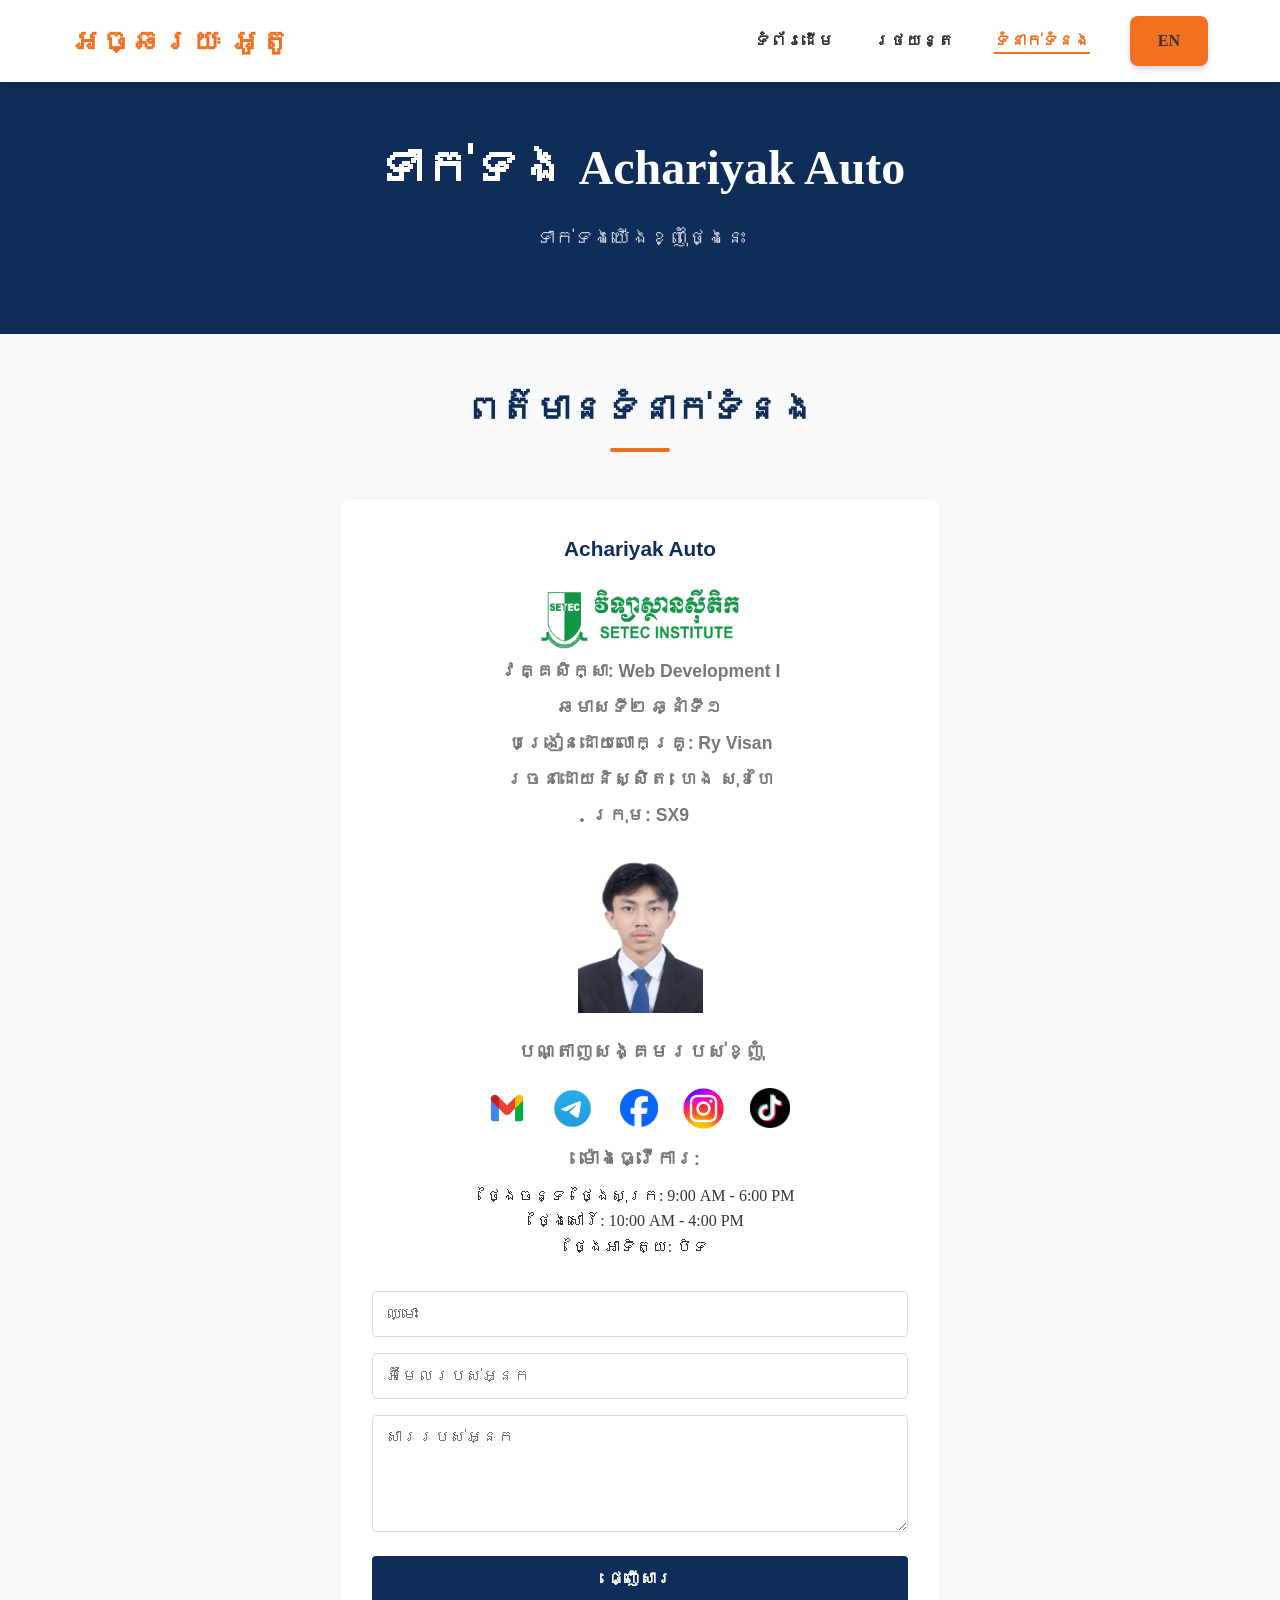
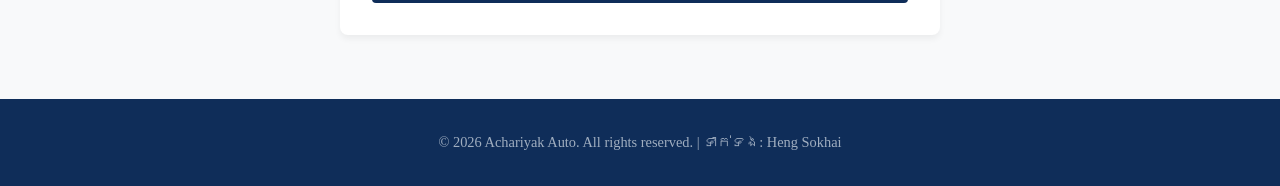
<file: Link up/contact-kh.html>
<!DOCTYPE html>
<html lang="en">
<head>
    <meta charset="UTF-8">
    <meta name="viewport" content="width=device-width, initial-scale=1.0">
    <meta name="description" content="Contact Achariyak Auto - Get in touch with our team">
    <title>Contact - Achariyak Auto</title>
     <link rel="icon" href="Gemini_Generated_Image_3d5q9j3d5q9j3d5q.png">
    <link rel="stylesheet" href="style.css">
    <script src="languages.js"></script>
</head>
<body>
    <header>
            <nav class="nav-container">
                <a href="index-kh.html" class="logo-text"><span data-i18n="logoMain" style="font-family: Kh Dangrek;">អច្ឆរយៈ</span> <span data-i18n="logoAuto" style="font-family: Kh Dangrek;">អូតូ</span></a>
                <ul class="nav-links">
                    <li><a href="index-kh.html" data-i18n="home" style="font-family: Khmer OS Battambang;">ទំព័រដើម</a></li>
                    <li><a href="Car-kh.html" data-i18n="vehicles" style="font-family: Khmer OS Battambang;">រថយន្ត</a></li>
                    <li><a href="contact-kh.html" class="active" data-i18n="contact" style="font-family: Khmer OS Battambang;">ទំនាក់ទំនង</a></li>
                    <li class="button-btn"><a href="contact.html" data-i18n="language" style="font-family: Khmer OS Battambang;">EN</a></li>
                    <!-- <li><button id="lang-toggle">ខ្មែរ</button></li> -->
                </ul>
            </nav>

    </header>

    <main>
        <section class="hero">
            <h1 data-i18n="contactTitle" style="font-family: Kh Dangrek;">ទាក់ទង Achariyak Auto</h1>
            <p data-i18n="contactSubtitle" style="font-family: Khmer OS Battambang;">ទាក់ទងយើងខ្ញុំថ្ងៃនេះ</p>
        </section>

        <section class="container">
            <h2 class="section-title" data-i18n="contactForm" style="font-family: Khmer OS Battambang;">ពត៌មានទំនាក់ទំនង</h2>
            <div style="max-width: 600px; margin: 0 auto; background: white; padding: 2rem; border-radius: 8px; box-shadow: 0 4px 6px rgba(0,0,0,0.05);">
                <h3 align="center" style="color: var(--primary-blue); margin-bottom: 1.5rem; font-size: 1.3rem;">Achariyak Auto</h3>
                <div align="center"><img src="logo/SETEC LOGO PNG.png" alt="Setec Institute Logo" title="Setec Institute Logo" style="width: 200px; height: 60px;"></div>
                <div align="center" style="margin-bottom: 1.5rem;">
                    <p data-i18n="course" style="color: var(--text-light); font-size: 1.1rem; margin-bottom: 0.5rem;" style="font-family: Kh Dangrek;"><strong>វគ្គសិក្សា: Web Development I</strong></p>
                    <p style="color: var(--text-light); font-size: 1.1rem; margin-bottom: 0.5rem;" style="font-family: Kh Dangrek;"><strong>ឆមាសទី២ ឆ្នាំទី១</strong></p>
                    <p data-i18n="teacher" style="color: var(--text-light); font-size: 1.1rem; margin-bottom: 0.5rem;" style="font-family: Kh Dangrek;"><strong>បង្រៀនដោយលោកគ្រូ: Ry Visan</strong></p>
                    <p data-i18n="studentName" style="color: var(--text-light); font-size: 1.1rem; margin-bottom: 0.5rem;" style="font-family: Kh Dangrek;"><strong>រចនាដោយនិស្សិត: ហេង សុខហៃ</strong></p>
                    <p data-i18n="group" style="color: var(--text-light); font-size: 1.1rem; margin-bottom: 0.5rem;" style="font-family: Kh Dangrek;"><strong>ក្រុម: SX9</strong></p>
                </div> 
                <div align="center" style="margin-bottom: 1.5rem;">
                    <img src="logo/0000 (2).png" title="Heng Sokhai" style="width: 125px; height: 160px; vertical-align: middle;">
                </div>
                    
            
                <div align="center" style="margin-bottom: 0.8rem;">
                    <p data-i18n="mySocial" style="color: var(--text-light); font-size: 1.2rem; margin-bottom: 0.5rem;" style="font-family: Khmer OS Battambang;"><strong>បណ្តាញសង្គមរបស់ខ្ញុំ</strong></p>
                </div>
                    
                <div align="center" class="social">

                    <a href="mailto:hengsokhai8@gmail.com" style="color: var(--primary-blue); text-decoration: none;">
                        <img class="email" src="logo/Download google mail gmail icon logo symbol.jpg" alt="Email Icon" style="width: 50px; height: 50px; vertical-align: middle; margin-right: 0.5rem;">
                    </a>
                    <a href="https://t.me/CidWasTrying" style="color: var(--primary-blue); text-decoration: none;">
                        <img class="telegram" src="logo/Free download Telegram logo.jpg" alt="Telegram Icon" style="width: 55px; height: 55px; vertical-align: middle; margin-right: 0.5rem;">
                    </a>
                    <a href="https://web.facebook.com/clumsyistry1ng/" style="color: var(--primary-blue); text-decoration: none;">
                        <img class="facebook" src="logo/Facebook Logo Icon Vector & Transparent PNG.jpg" alt="Facebook Icon" style="width: 38px; height: 38px; vertical-align: middle; margin-right: 0.5rem; margin-left: 0.5rem;">
                    </a>
                    <a href="https://www.instagram.com/tryt0bbetter/" style="color: var(--primary-blue); text-decoration: none;">
                        <img class="instagram" src="logo/Download Instagram Logo On Circle Style With Transparent Background.jpg" alt="Instagram Icon" style="width: 51px; height: 51px; vertical-align: middle; margin-right: 0.5rem; margin-left: 0.5rem;">
                    </a>
                    <a href="https://www.tiktok.com/@tryt0live" style="color: var(--primary-blue); text-decoration: none;">
                        <img class="tiktok" src="logo/Download Liverpool Logo Vector PNG Original Logo Big Size.jpg" alt="LinkedIn Icon" style="width: 40px; height: 40px; vertical-align: middle; margin-right: 0.5rem; margin-left: 0.5rem;">
                    </a>
                </div>

                <div align="center" style="margin-bottom: 1.5rem;">
                    <p style="color: var(--text-light); font-size: 1.2rem; margin-top: 0.5rem; margin-bottom: 0.5rem;" style="font-family: Khmer OS Battambang;"><strong>ម៉ោងធ្វើការ:</strong></p>
                    <p><span data-i18n="monfri" style="font-family: Khmer OS Battambang;">ថ្ងៃចន្ទ - ថ្ងៃសុក្រ: 9:00 AM - 6:00 PM</span><br><span data-i18n="saturday" style="font-family: Khmer OS Battambang;">ថ្ងៃសៅរ៍: 10:00 AM - 4:00 PM</span><br><span data-i18n="sunday" style="font-family: Khmer OS Battambang;">ថ្ងៃអាទិត្យ: បិទ</span></p>
                </div>

                <form style="margin-top: 2rem;">
                    <input type="text" placeholder="ឈ្មោះ" data-i18n-placeholder="fullName" required style="width: 100%; padding: 0.8rem; margin-bottom: 1rem; border: 1px solid #ddd; border-radius: 4px; font-size: 1rem;">
                    <input type="email" placeholder="អ៊ីមែលរបស់អ្នក" data-i18n-placeholder="email" required style="width: 100%; padding: 0.8rem; margin-bottom: 1rem; border: 1px solid #ddd; border-radius: 4px; font-size: 1rem;">
                    <textarea placeholder="សាររបស់អ្នក" data-i18n-placeholder="message" rows="5" required style="width: 100%; padding: 0.8rem; margin-bottom: 1rem; border: 1px solid #ddd; border-radius: 4px; font-size: 1rem; font-family: 'Montserrat', sans-serif;"></textarea>
                    <button type="submit" class="btn" data-i18n="send">ផ្ញើសារ</button>
                </form>
            </div>
        </section>
    </main>

    <footer>
        <p data-i18n="footer" style="font-family: Khmer OS Battambang;">© 2026 Achariyak Auto. All rights reserved. | ទាក់ទង: Heng Sokhai</p>
    </footer>
</body>
</html>
</file>
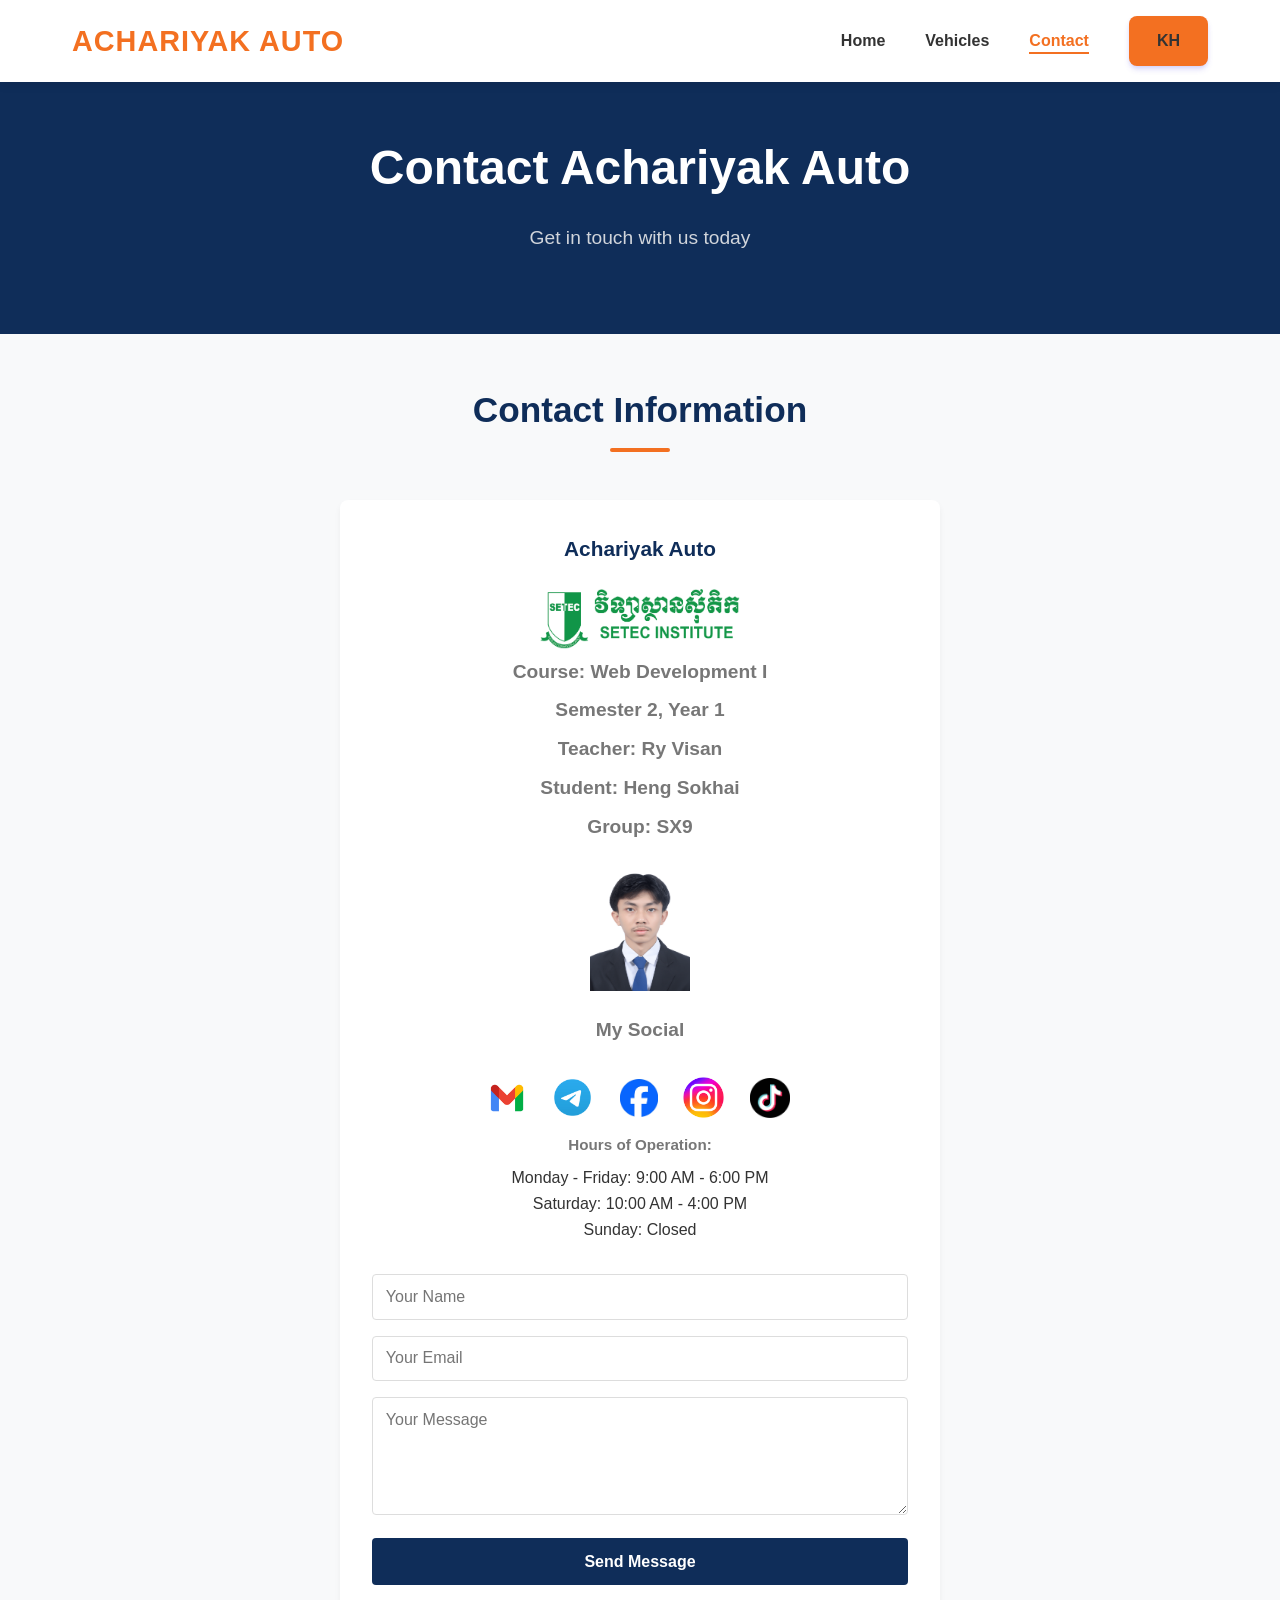
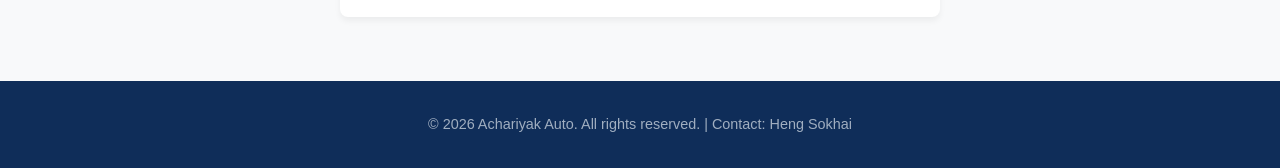
<file: Link up/contact.html>
<!DOCTYPE html>
<html lang="en">
<head>
    <meta charset="UTF-8">
    <meta name="viewport" content="width=device-width, initial-scale=1.0">
    <meta name="description" content="Contact Achariyak Auto - Get in touch with our team">
    <title>Contact - Achariyak Auto</title>
     <link rel="icon" href="Gemini_Generated_Image_3d5q9j3d5q9j3d5q.png">
    <link rel="stylesheet" href="style.css">
    <script src="languages.js"></script>
</head>
<body>
    <header>
            <nav class="nav-container">
            <a href="Link up midterm.html" class="logo-text"><span data-i18n="logoMain">Achariyak</span> <span data-i18n="logoAuto">Auto</span></a>
            <ul class="nav-links">
                <li><a href="Link up midterm.html" data-i18n="home">Home</a></li>
                <li><a href="Car-kh.html" data-i18n="vehicles">Vehicles</a></li>
                <li><a href="contact.html" class="active" data-i18n="contact">Contact</a></li>
                <li class="button-btn"><a href="contact-kh.html" data-i18n="language">KH</a></li>
                <!-- <li><button id="lang-toggle">ខ្មែរ</button></li> -->
            </ul>
        </nav>
  
    </header>

    <main>
        <section class="hero">
            <h1 data-i18n="contactTitle">Contact Achariyak Auto</h1>
            <p data-i18n="contactSubtitle">Get in touch with us today</p>
        </section>

        <section class="container">
            <h2 class="section-title" data-i18n="contactForm">Contact Information</h2>
            <div style="max-width: 600px; margin: 0 auto; background: white; padding: 2rem; border-radius: 8px; box-shadow: 0 4px 6px rgba(0,0,0,0.05);">
                <h3 align="center" style="color: var(--primary-blue); margin-bottom: 1.5rem; font-size: 1.3rem;">Achariyak Auto</h3>
                <div align="center"><img src="logo/SETEC LOGO PNG.png" alt="Setec Institute Logo" title="Setec Institute Logo" style="width: 200px; height: 60px;"></div>
                <div align="center" style="margin-bottom: 1.5rem;">
                    <p data-i18n="course" style="color: var(--text-light); font-size: 1.2rem; margin-bottom: 0.5rem;"><strong>Course: Web Development I</strong></p>
                    <p data-i18n="year" style="color: var(--text-light); font-size: 1.2rem; margin-bottom: 0.5rem;"><strong>Semester 2, Year 1</strong></p>
                    <p data-i18n="teacher" style="color: var(--text-light); font-size: 1.2rem; margin-bottom: 0.5rem;"><strong>Teacher: Ry Visan</strong></p>
                    <p data-i18n="studentName" style="color: var(--text-light); font-size: 1.2rem; margin-bottom: 0.5rem;"><strong>Student: Heng Sokhai</strong></p>
                    <p data-i18n="group" style="color: var(--text-light); font-size: 1.2rem; margin-bottom: 0.5rem;"><strong>Group: SX9</strong></p>
                </div> 
                <div align="center" style="margin-bottom: 1.5rem;">
                    <img src="logo/0000 (2).png" title="Heng Sokhai" style="width: 100px; height: 125px; vertical-align: middle;">
                </div>
                    
            
                <div align="center" style="margin-bottom: 1.5rem;">
                    <p data-i18n="mySocial" style="color: var(--text-light); font-size: 1.2rem; margin-bottom: 0.5rem;"><strong>My Social</strong></p>
                </div>
                    
                <div align="center" class="social">

                    <a href="mailto:hengsokhai8@gmail.com" style="color: var(--primary-blue); text-decoration: none;">
                        <img class="email" src="logo/Download google mail gmail icon logo symbol.jpg" alt="Email Icon" style="width: 50px; height: 50px; vertical-align: middle; margin-right: 0.5rem;">
                    </a>
                    <a href="https://t.me/CidWasTrying" style="color: var(--primary-blue); text-decoration: none;">
                        <img class="telegram" src="logo/Free download Telegram logo.jpg" alt="Telegram Icon" style="width: 55px; height: 55px; vertical-align: middle; margin-right: 0.5rem;">
                    </a>
                    <a href="https://web.facebook.com/clumsyistry1ng/" style="color: var(--primary-blue); text-decoration: none;">
                        <img class="facebook" src="logo/Facebook Logo Icon Vector & Transparent PNG.jpg" alt="Facebook Icon" style="width: 38px; height: 38px; vertical-align: middle; margin-right: 0.5rem; margin-left: 0.5rem;">
                    </a>
                    <a href="https://www.instagram.com/tryt0bbetter/" style="color: var(--primary-blue); text-decoration: none;">
                        <img class="instagram" src="logo/Download Instagram Logo On Circle Style With Transparent Background.jpg" alt="Instagram Icon" style="width: 51px; height: 51px; vertical-align: middle; margin-right: 0.5rem; margin-left: 0.5rem;">
                    </a>
                    <a href="https://www.tiktok.com/@tryt0live" style="color: var(--primary-blue); text-decoration: none;">
                        <img class="tiktok" src="logo/Download Liverpool Logo Vector PNG Original Logo Big Size.jpg" alt="LinkedIn Icon" style="width: 40px; height: 40px; vertical-align: middle; margin-right: 0.5rem; margin-left: 0.5rem;">
                    </a>
                </div>

                <div align="center" style="margin-bottom: 1.5rem;">
                    <p style="color: var(--text-light); font-size: 0.95rem; margin-bottom: 0.5rem;"><strong>Hours of Operation:</strong></p>
                    <p><span data-i18n="monfri">Monday - Friday: 9:00 AM - 6:00 PM</span><br><span data-i18n="saturday">Saturday: 10:00 AM - 4:00 PM</span><br><span data-i18n="sunday">Sunday: Closed</span></p>
                </div>

                <form style="margin-top: 2rem;">
                    <input type="text" placeholder="Your Name" data-i18n-placeholder="fullName" required style="width: 100%; padding: 0.8rem; margin-bottom: 1rem; border: 1px solid #ddd; border-radius: 4px; font-size: 1rem;">
                    <input type="email" placeholder="Your Email" data-i18n-placeholder="email" required style="width: 100%; padding: 0.8rem; margin-bottom: 1rem; border: 1px solid #ddd; border-radius: 4px; font-size: 1rem;">
                    <textarea placeholder="Your Message" data-i18n-placeholder="message" rows="5" required style="width: 100%; padding: 0.8rem; margin-bottom: 1rem; border: 1px solid #ddd; border-radius: 4px; font-size: 1rem; font-family: 'Montserrat', sans-serif;"></textarea>
                    <button type="submit" class="btn" data-i18n="send">Send Message</button>
                </form>
            </div>
        </section>
    </main>

    <footer>
        <p data-i18n="footer">© 2026 Achariyak Auto. All rights reserved. | Contact: Heng Sokhai</p>
    </footer>
</body>
</html>
</file>
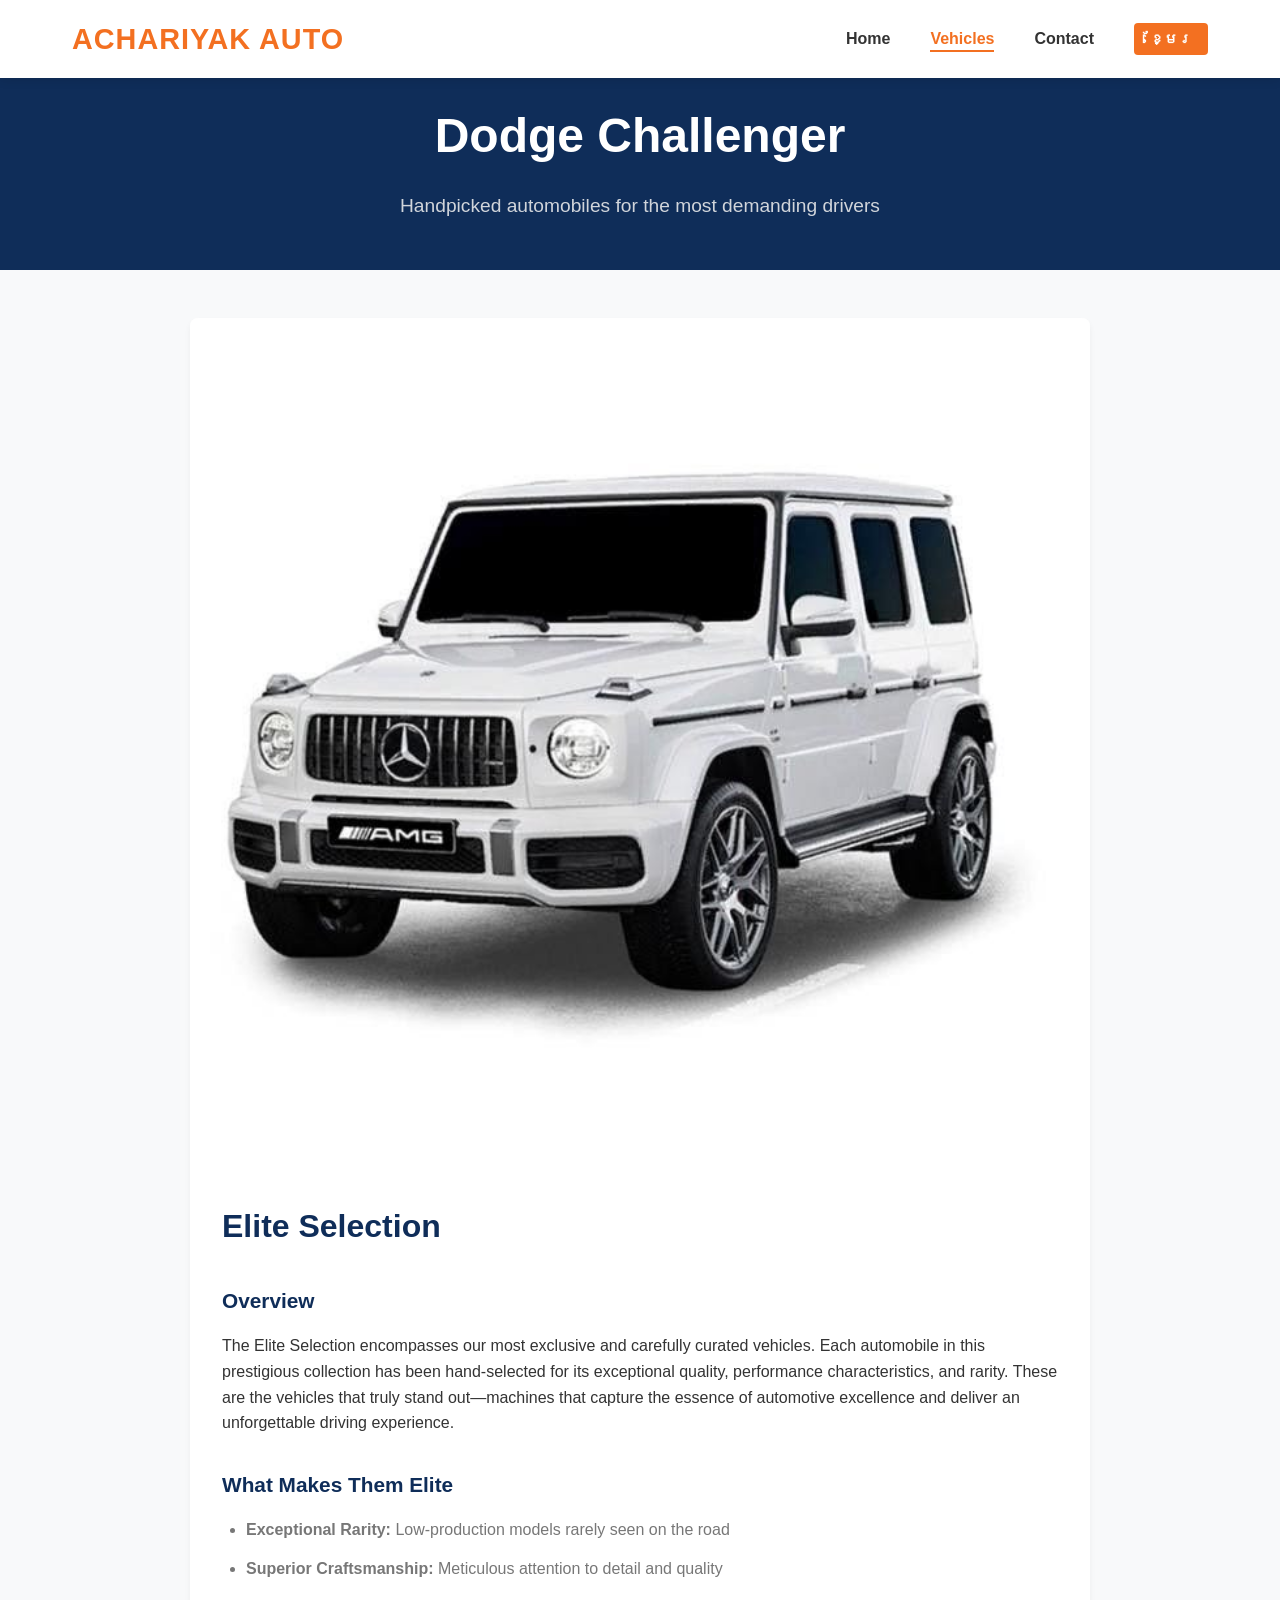
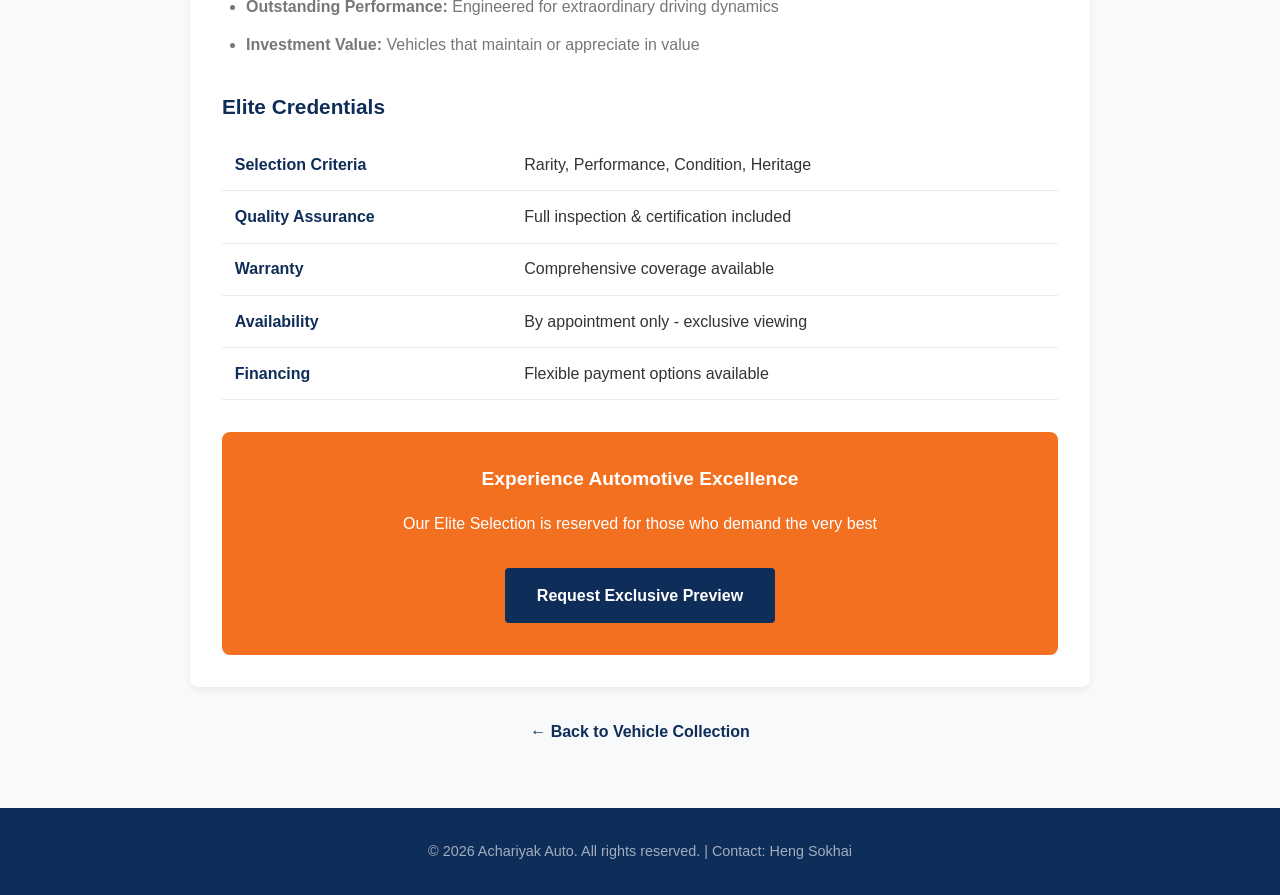
<file: Link up/elite-selection.html>
<!DOCTYPE html>
<html lang="en">
<head>
    <meta charset="UTF-8">
    <meta name="viewport" content="width=device-width, initial-scale=1.0">
    <meta name="description" content="Elite Selection - Handpicked Premium Vehicles">
    <title>Elite Selection - Achariyak Auto</title>
     <link rel="icon" href="Gemini_Generated_Image_3d5q9j3d5q9j3d5q.png">
    <link rel="stylesheet" href="style.css">
    <script src="languages.js"></script>
</head>
<body>
    <header>
        <nav class="nav-container">
            <a href="Link up midterm.html" class="logo-text"><span data-i18n="logoMain">Achariyak</span> <span data-i18n="logoAuto">Auto</span></a>
            <ul class="nav-links">
                <li><a href="Link up midterm.html" data-i18n="home">Home</a></li>
                <li><a href="Car.html" class="active" data-i18n="vehicles">Vehicles</a></li>
                <li><a href="contact.html" data-i18n="contact">Contact</a></li>
                <li><button id="lang-toggle">ខ្មែរ</button></li>
            </ul>
        </nav>
    </header>

    <main>
        <section class="hero" style="padding: 3rem 2rem;">
            <h1 data-i18n="dodge">Dodge Challenger</h1>
            <p>Handpicked automobiles for the most demanding drivers</p>
        </section>

        <section class="container">
            <div style="max-width: 900px; margin: 0 auto;">
                <div style="background: white; border-radius: 8px; overflow: hidden; box-shadow: 0 4px 6px rgba(0,0,0,0.05);">
                    <img src="Car/download (2).jpg" alt="Elite Selection" style="width: 100%; height: auto; object-fit: cover;">
                    
                    <div style="padding: 2rem;">
                        <h2 style="color: var(--primary-blue); font-size: 2rem; margin-bottom: 1rem;" data-i18n="eliteTitle">Elite Selection</h2>
                        
                        <h3 style="color: var(--primary-blue); font-size: 1.3rem; margin-top: 2rem; margin-bottom: 1rem;">Overview</h3>
                        <p>The Elite Selection encompasses our most exclusive and carefully curated vehicles. Each automobile in this prestigious collection has been hand-selected for its exceptional quality, performance characteristics, and rarity. These are the vehicles that truly stand out—machines that capture the essence of automotive excellence and deliver an unforgettable driving experience.</p>

                        <h3 style="color: var(--primary-blue); font-size: 1.3rem; margin-top: 2rem; margin-bottom: 1rem;">What Makes Them Elite</h3>
                        <ul style="margin-left: 1.5rem; color: var(--text-light);">
                            <li style="margin-bottom: 0.8rem;"><strong>Exceptional Rarity:</strong> Low-production models rarely seen on the road</li>
                            <li style="margin-bottom: 0.8rem;"><strong>Superior Craftsmanship:</strong> Meticulous attention to detail and quality</li>
                            <li style="margin-bottom: 0.8rem;"><strong>Outstanding Performance:</strong> Engineered for extraordinary driving dynamics</li>
                            <li style="margin-bottom: 0.8rem;"><strong>Investment Value:</strong> Vehicles that maintain or appreciate in value</li>
                        </ul>

                        <h3 style="color: var(--primary-blue); font-size: 1.3rem; margin-top: 2rem; margin-bottom: 1rem;">Elite Credentials</h3>
                        <table style="width: 100%; border-collapse: collapse;">
                            <tr style="border-bottom: 1px solid #eaeaea;">
                                <td style="padding: 0.8rem; font-weight: 600; color: var(--primary-blue);">Selection Criteria</td>
                                <td style="padding: 0.8rem;">Rarity, Performance, Condition, Heritage</td>
                            </tr>
                            <tr style="border-bottom: 1px solid #eaeaea;">
                                <td style="padding: 0.8rem; font-weight: 600; color: var(--primary-blue);">Quality Assurance</td>
                                <td style="padding: 0.8rem;">Full inspection & certification included</td>
                            </tr>
                            <tr style="border-bottom: 1px solid #eaeaea;">
                                <td style="padding: 0.8rem; font-weight: 600; color: var(--primary-blue);">Warranty</td>
                                <td style="padding: 0.8rem;">Comprehensive coverage available</td>
                            </tr>
                            <tr style="border-bottom: 1px solid #eaeaea;">
                                <td style="padding: 0.8rem; font-weight: 600; color: var(--primary-blue);">Availability</td>
                                <td style="padding: 0.8rem;">By appointment only - exclusive viewing</td>
                            </tr>
                            <tr style="border-bottom: 1px solid #eaeaea;">
                                <td style="padding: 0.8rem; font-weight: 600; color: var(--primary-blue);">Financing</td>
                                <td style="padding: 0.8rem;">Flexible payment options available</td>
                            </tr>
                        </table>

                        <div style="background: var(--accent-orange); color: white; padding: 2rem; border-radius: 8px; margin-top: 2rem; text-align: center;">
                            <h4 style="margin-bottom: 1rem; font-size: 1.2rem;">Experience Automotive Excellence</h4>
                            <p style="margin-bottom: 1rem;">Our Elite Selection is reserved for those who demand the very best</p>
                            <a href="contact.html" class="btn" style="background: var(--primary-blue); margin-top: 1rem; display: inline-block; width: auto; padding: 0.9rem 2rem;">Request Exclusive Preview</a>
                        </div>
                    </div>
                </div>

                <div style="text-align: center; margin-top: 2rem;">
                    <a href="Car.html" style="color: var(--primary-blue); text-decoration: none; font-weight: 600;">← Back to Vehicle Collection</a>
                </div>
            </div>
        </section>
    </main>

    <footer>
        <p data-i18n="footer">© 2026 Achariyak Auto. All rights reserved. | Contact: Heng Sokhai</p>
    </footer>
</body>
</html>
</file>
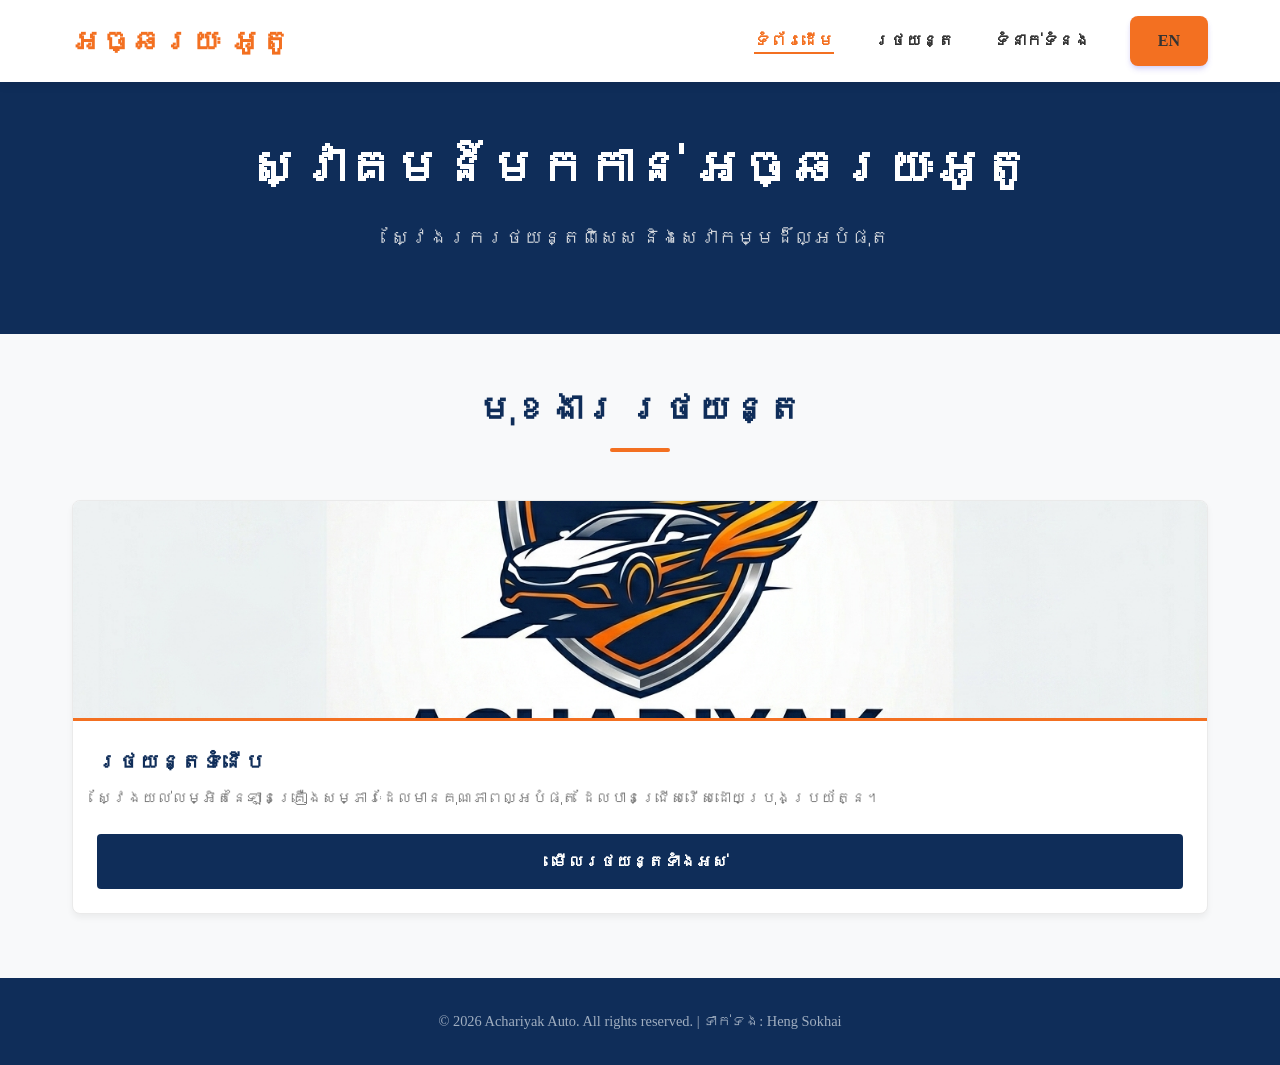
<file: Link up/index-kh.html>
<!DOCTYPE html>
<html lang="en">
<head>
    <meta charset="UTF-8">
    <meta name="viewport" content="width=device-width, initial-scale=1.0">
    <meta name="description" content="Achariyak Auto - Premium Car Dealership">
    <title>Achariyak Auto - Premium Vehicles</title>
    <link rel="icon" href="Gemini_Generated_Image_3d5q9j3d5q9j3d5q.png">
    <link rel="stylesheet" href="style.css">
    <script src="languages.js"></script>
</head>
<body>
    <header>
        <nav class="nav-container">
            <a href="index-kh.html" class="logo-text"><span data-i18n="logoMain" style="font-family: Kh Dangrek;">អច្ឆរយៈ</span> <span data-i18n="logoAuto" style="font-family: Kh Dangrek;">អូតូ</span></a>
            <ul class="nav-links">
                <li><a href="index-kh.html" class="active" data-i18n="home" style="font-family: Khmer OS Battambang;">ទំព័រដើម</a></li>
                <li><a href="Car-kh.html" data-i18n="vehicles" style="font-family: Khmer OS Battambang;">រថយន្ត</a></li>
                <li><a href="contact-kh.html" data-i18n="contact" style="font-family: Khmer OS Battambang;">ទំនាក់ទំនង</a></li>
                <div>
                    <li class="button-btn"><a href="index.html" data-i18n="language" style="font-family: Khmer OS Battambang;">EN</a></li>
                </div>
                <!-- <li><button id="lang-toggle">ខ្មែរ</button></li> -->
            </ul>
        </nav>
    </header>

    <main>
        <section class="hero">
            <h1 data-i18n="welcomeTitle" style="font-family: Khmer OS Battambang;">ស្វាគមន៍មកកាន់ អច្ឆរយៈអូតូ</h1>
            <p data-i18n="welcomeSubtitle" style="font-family: Khmer OS Battambang;">ស្វែងរករថយន្តពិសេស និងសេវាកម្មដ៏ល្អបំផុត</p>
        </section>

        <section class="container">
            <h2 class="section-title" data-i18n="featuredVehicles" style="font-family: Kh Dangrek;">មុខងារ រថយន្ត</h2>
            <div class="car-grid">
                <div class="car-card">
                    <img src="Gemini_Generated_Image_3d5q9j3d5q9j3d5q.png" alt="Featured Vehicle">
                    <div class="car-info">
                        <h3 data-i18n="premiumCollection" style="font-family: Khmer OS Battambang;">រថយន្តទំនើប</h3>
                        <p data-i18n="premiumDesc" style="font-family: Khmer OS Battambang;">ស្វែងយល់លម្អិតនៃឡានគ្រឿងសម្ភារៈដែលមានគុណភាពល្អបំផុត ដែលបានជ្រើសរើសដោយប្រុងប្រយ័ត្ន។</p>
                        <a href="Car.html" class="btn" data-i18n="viewAllVehicles" style="font-family: Kh Dangrek;">មើលរថយន្តទាំងអស់</a>
                    </div>
                </div>
            </div>
        </section>
    </main>

    <footer>
        <p data-i18n="footer" style="font-family: Khmer OS Battambang;">© 2026 Achariyak Auto. All rights reserved. | ទាក់ទង: Heng Sokhai</p>
    </footer>
</body>
</html>
</file>
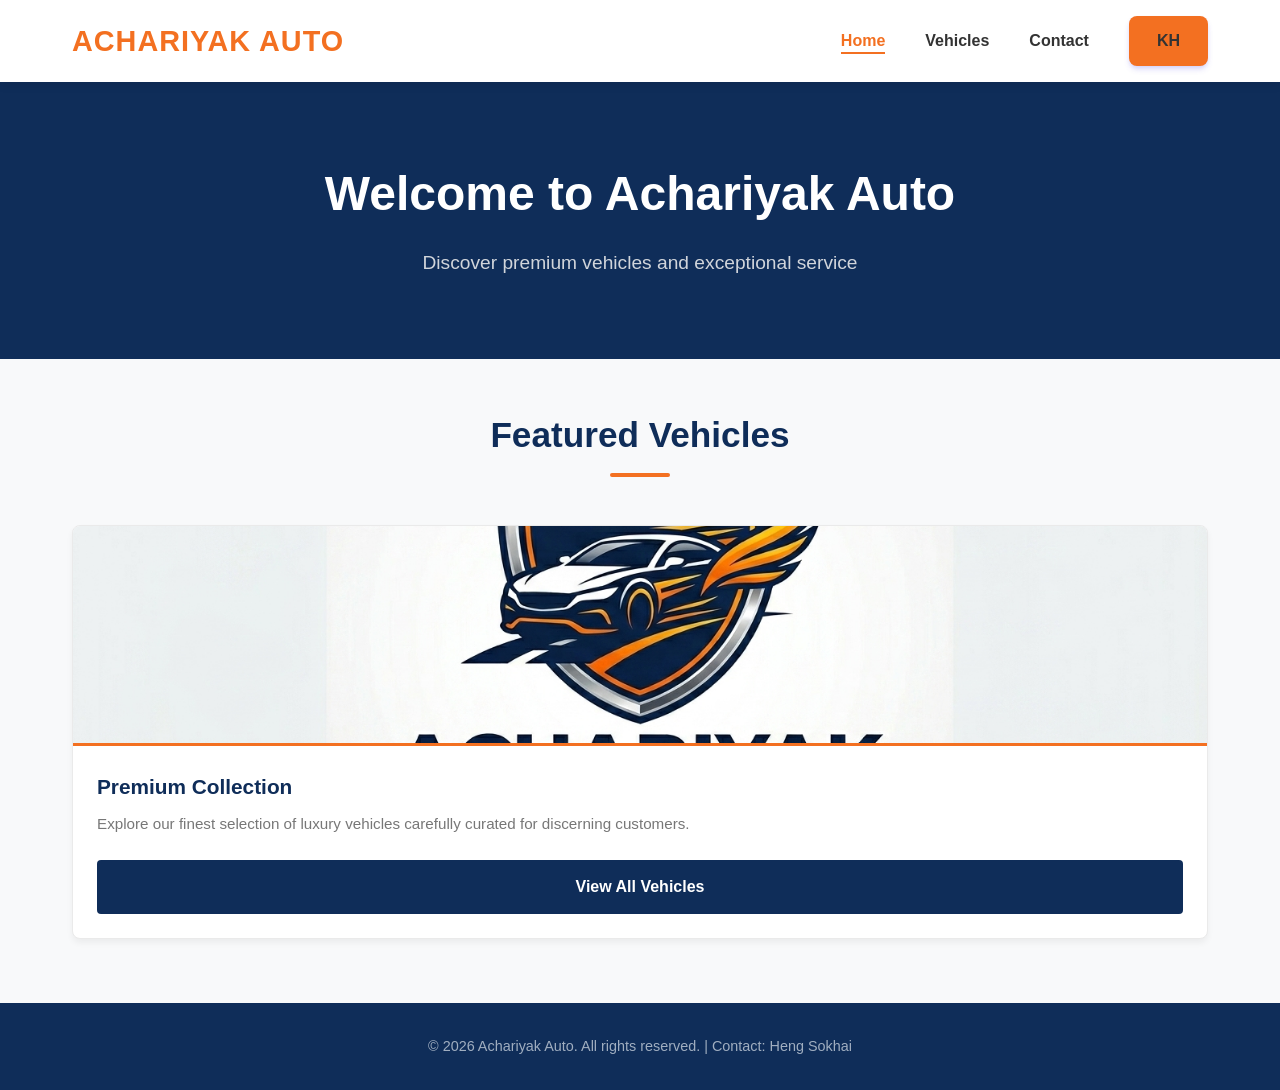
<file: Link up/Link up midterm.html>
<!DOCTYPE html>
<html lang="en">
<head>
    <meta charset="UTF-8">
    <meta name="viewport" content="width=device-width, initial-scale=1.0">
    <meta name="description" content="Achariyak Auto - Premium Car Dealership">
    <title>Achariyak Auto - Premium Vehicles</title>
    <link rel="icon" href="Gemini_Generated_Image_3d5q9j3d5q9j3d5q.png">
    <link rel="stylesheet" href="style.css">
    <script src="languages.js"></script>
</head>
<body>
    <header>
        <nav class="nav-container">
            <a href="Link up midterm.html" class="logo-text"><span data-i18n="logoMain">Achariyak</span> <span data-i18n="logoAuto">Auto</span></a>
            <ul class="nav-links">
                <li><a href="Link up midterm.html" class="active" data-i18n="home">Home</a></li>
                <li><a href="Car.html" data-i18n="vehicles">Vehicles</a></li>
                <li><a href="contact.html" data-i18n="contact">Contact</a></li>
                <li class="button-btn"><a href="index-kh.html" data-i18n="language">KH</a></li>
                <!-- <li><button id="lang-toggle">ខ្មែរ</button></li> -->
            </ul>
        </nav>
    </header>
>
    <main>
        <section class="hero">
            <h1 data-i18n="welcomeTitle">Welcome to Achariyak Auto</h1>
            <p data-i18n="welcomeSubtitle">Discover premium vehicles and exceptional service</p>
        </section>

        <section class="container">
            <h2 class="section-title" data-i18n="featuredVehicles">Featured Vehicles</h2>
            <div class="car-grid">
                <div class="car-card">
                    <img src="Gemini_Generated_Image_3d5q9j3d5q9j3d5q.png" alt="Featured Vehicle">
                    <div class="car-info">
                        <h3 data-i18n="premiumCollection">Premium Collection</h3>
                        <p data-i18n="premiumDesc">Explore our finest selection of luxury vehicles carefully curated for discerning customers.</p>
                        <a href="Car.html" class="btn" data-i18n="viewAllVehicles">View All Vehicles</a>
                    </div>
                </div>
            </div>
        </section>
    </main>

    <footer>
        <p data-i18n="footer">© 2026 Achariyak Auto. All rights reserved. | Contact: Heng Sokhai</p>
    </footer>
</body>
</html>
</file>
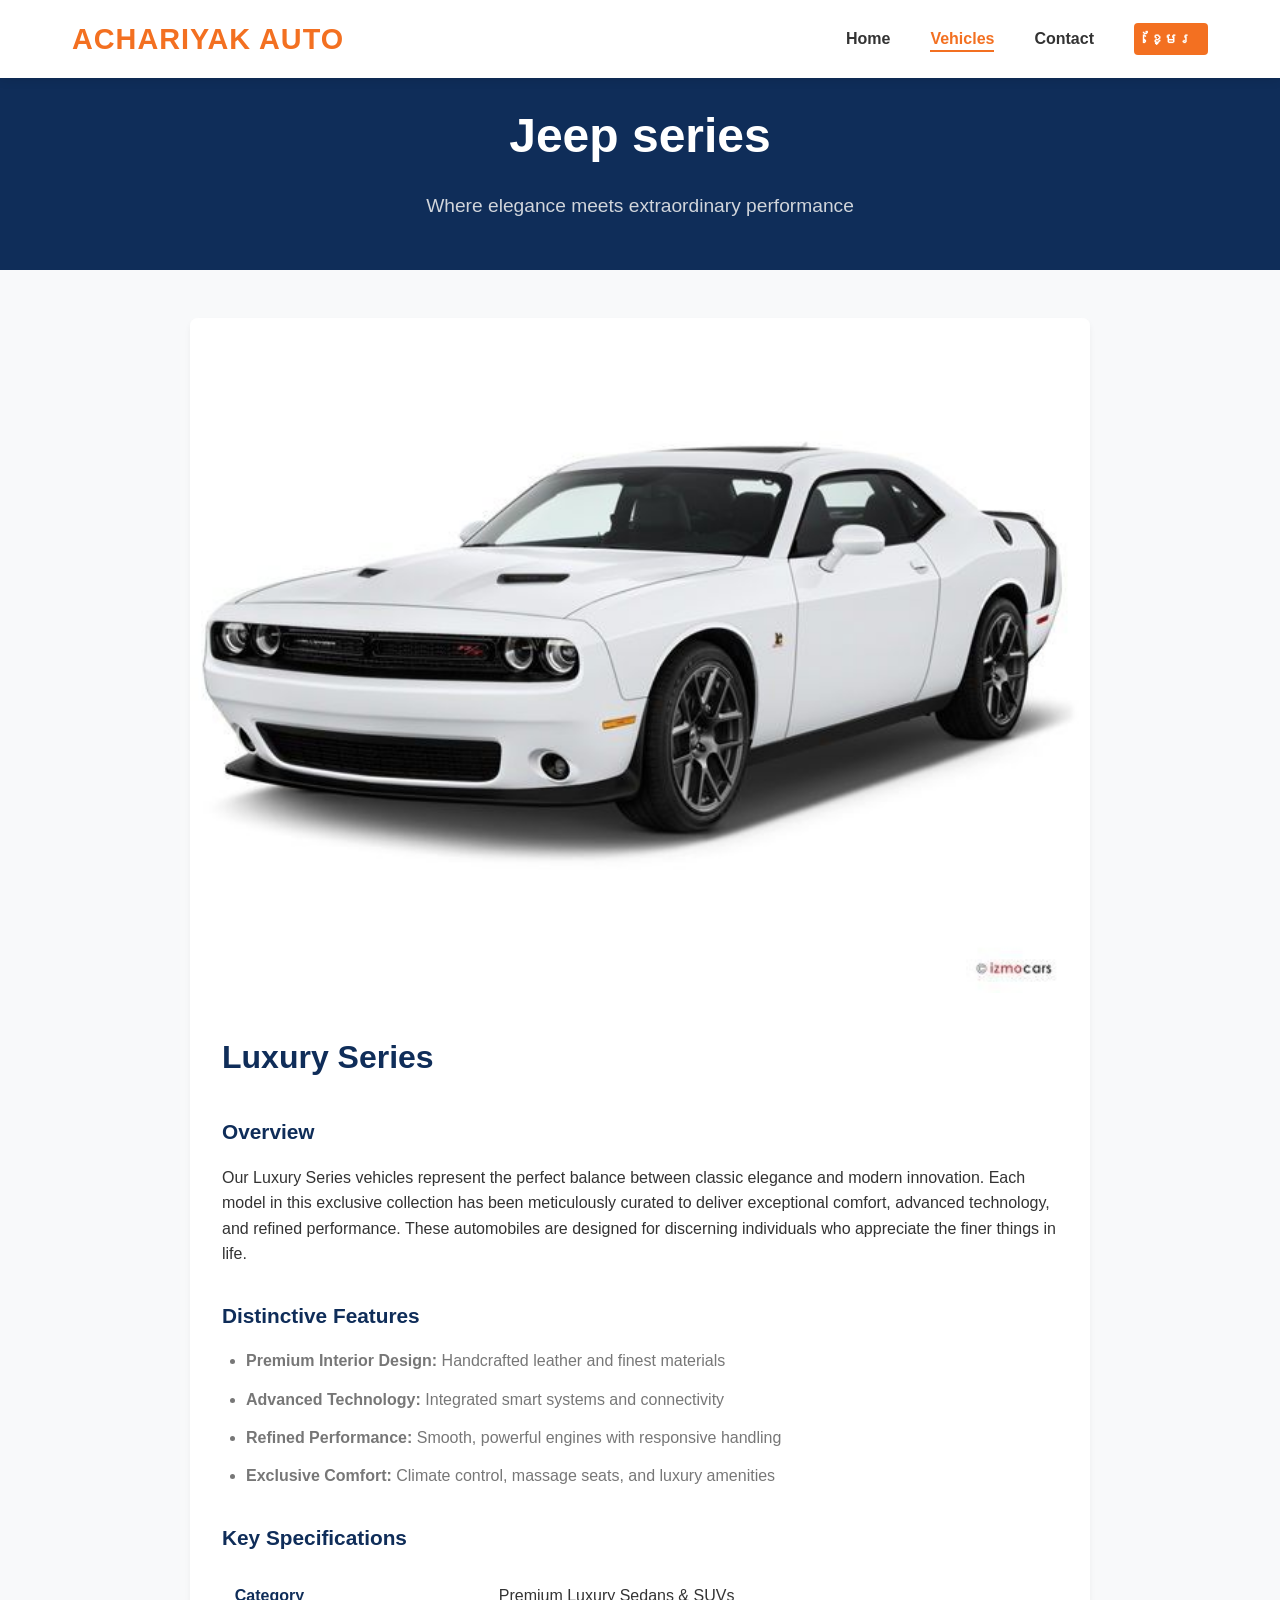
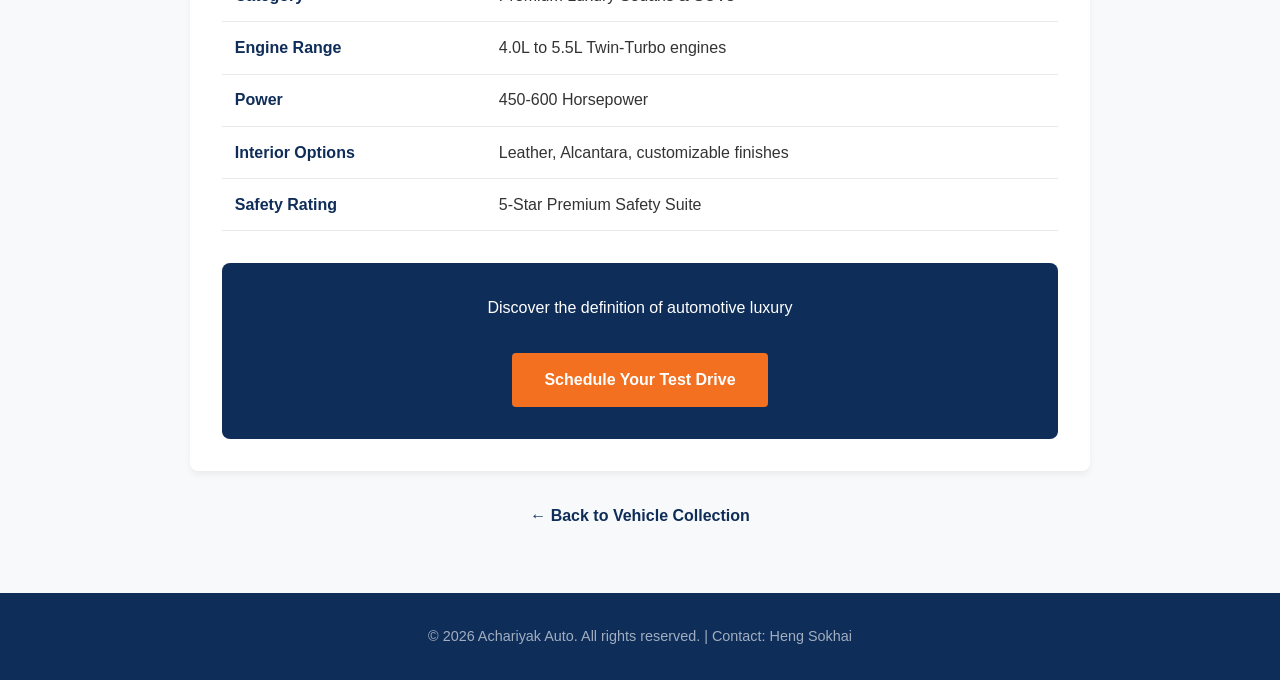
<file: Link up/luxury-series.html>
<!DOCTYPE html>
<html lang="en">
<head>
    <meta charset="UTF-8">
    <meta name="viewport" content="width=device-width, initial-scale=1.0">
    <meta name="description" content="Luxury Series - Premium Vehicles">
    <title>Luxury Series - Achariyak Auto</title>
     <link rel="icon" href="Gemini_Generated_Image_3d5q9j3d5q9j3d5q.png">
    <link rel="stylesheet" href="style.css">
    <script src="languages.js"></script>
</head>
<body>
    <header>
        <nav class="nav-container">
            <a href="index.html" class="logo-text"><span data-i18n="logoMain">Achariyak</span> <span data-i18n="logoAuto">Auto</span></a>
            <ul class="nav-links">
                <li><a href="index.html" data-i18n="home">Home</a></li>
                <li><a href="Car.html" class="active" data-i18n="vehicles">Vehicles</a></li>
                <li><a href="contact.html" data-i18n="contact">Contact</a></li>
                <li><button id="lang-toggle">ខ្មែរ</button></li>
            </ul>
        </nav>
    </header>

    <main>
        <section class="hero" style="padding: 3rem 2rem;">
            <h1 data-i18n="jeepSeries">Jeep series</h1>
            <p>Where elegance meets extraordinary performance</p>
        </section>

        <section class="container">
            <div style="max-width: 900px; margin: 0 auto;">
                <div style="background: white; border-radius: 8px; overflow: hidden; box-shadow: 0 4px 6px rgba(0,0,0,0.05);">
                    <img src="Car/download (1).jpg" alt="Luxury Series" style="width: 100%; height: auto; object-fit: cover;">
                    
                    <div style="padding: 2rem;">
                        <h2 style="color: var(--primary-blue); font-size: 2rem; margin-bottom: 1rem;" data-i18n="luxuryTitle">Luxury Series</h2>
                        
                        <h3 style="color: var(--primary-blue); font-size: 1.3rem; margin-top: 2rem; margin-bottom: 1rem;">Overview</h3>
                        <p>Our Luxury Series vehicles represent the perfect balance between classic elegance and modern innovation. Each model in this exclusive collection has been meticulously curated to deliver exceptional comfort, advanced technology, and refined performance. These automobiles are designed for discerning individuals who appreciate the finer things in life.</p>

                        <h3 style="color: var(--primary-blue); font-size: 1.3rem; margin-top: 2rem; margin-bottom: 1rem;">Distinctive Features</h3>
                        <ul style="margin-left: 1.5rem; color: var(--text-light);">
                            <li style="margin-bottom: 0.8rem;"><strong>Premium Interior Design:</strong> Handcrafted leather and finest materials</li>
                            <li style="margin-bottom: 0.8rem;"><strong>Advanced Technology:</strong> Integrated smart systems and connectivity</li>
                            <li style="margin-bottom: 0.8rem;"><strong>Refined Performance:</strong> Smooth, powerful engines with responsive handling</li>
                            <li style="margin-bottom: 0.8rem;"><strong>Exclusive Comfort:</strong> Climate control, massage seats, and luxury amenities</li>
                        </ul>

                        <h3 style="color: var(--primary-blue); font-size: 1.3rem; margin-top: 2rem; margin-bottom: 1rem;">Key Specifications</h3>
                        <table style="width: 100%; border-collapse: collapse;">
                            <tr style="border-bottom: 1px solid #eaeaea;">
                                <td style="padding: 0.8rem; font-weight: 600; color: var(--primary-blue);">Category</td>
                                <td style="padding: 0.8rem;">Premium Luxury Sedans & SUVs</td>
                            </tr>
                            <tr style="border-bottom: 1px solid #eaeaea;">
                                <td style="padding: 0.8rem; font-weight: 600; color: var(--primary-blue);">Engine Range</td>
                                <td style="padding: 0.8rem;">4.0L to 5.5L Twin-Turbo engines</td>
                            </tr>
                            <tr style="border-bottom: 1px solid #eaeaea;">
                                <td style="padding: 0.8rem; font-weight: 600; color: var(--primary-blue);">Power</td>
                                <td style="padding: 0.8rem;">450-600 Horsepower</td>
                            </tr>
                            <tr style="border-bottom: 1px solid #eaeaea;">
                                <td style="padding: 0.8rem; font-weight: 600; color: var(--primary-blue);">Interior Options</td>
                                <td style="padding: 0.8rem;">Leather, Alcantara, customizable finishes</td>
                            </tr>
                            <tr style="border-bottom: 1px solid #eaeaea;">
                                <td style="padding: 0.8rem; font-weight: 600; color: var(--primary-blue);">Safety Rating</td>
                                <td style="padding: 0.8rem;">5-Star Premium Safety Suite</td>
                            </tr>
                        </table>

                        <div style="background: var(--primary-blue); color: white; padding: 2rem; border-radius: 8px; margin-top: 2rem; text-align: center;">
                            <p style="margin-bottom: 1rem;">Discover the definition of automotive luxury</p>
                            <a href="contact.html" class="btn" style="background: var(--accent-orange); margin-top: 1rem; display: inline-block; width: auto; padding: 0.9rem 2rem;">Schedule Your Test Drive</a>
                        </div>
                    </div>
                </div>

                <div style="text-align: center; margin-top: 2rem;">
                    <a href="Car.html" style="color: var(--primary-blue); text-decoration: none; font-weight: 600;">← Back to Vehicle Collection</a>
                </div>
            </div>
        </section>
    </main>

    <footer>
        <p data-i18n="footer">© 2026 Achariyak Auto. All rights reserved. | Contact: Heng Sokhai</p>
    </footer>
</body>
</html>
</file>
<file: Link up/style.css>
:root {
            --primary-blue: #0f2d59; /*logo */
            --accent-orange: #f37021; /*logo */
            --text-dark: #333333;
            --text-light: #777777;
            --bg-light: #f8f9fa;
        }

        /* Khmer Font Import */
        @import url('https://fonts.googleapis.com/css2?family=Battambang:wght@400;700&display=swap');

        * {
            margin: 0;
            padding: 0;
            box-sizing: border-box;
            font-family: 'Montserrat', sans-serif;
        }

        /* Apply Khmer font when language is Khmer */
        html[lang="km"] {
            font-family: 'Battambang', 'Khmer OS', sans-serif;
        }

        html[lang="km"] * {
            font-family: 'Battambang', 'Khmer OS', sans-serif;
        }

        html, body {
            height: 100%;
        }

        body {
            background-color: var(--bg-light);
            color: var(--text-dark);
            line-height: 1.6;
            display: flex;
            flex-direction: column;
        }

        /* Khmer Language Styles */
        html[lang="km"] body {
            font-family: 'Battambang', 'Khmer OS', sans-serif;
        }

        main {
            flex: 1;
        }

        /*Header */
        header {
            position: fixed;
            top: 0;
            left: 0;
            width: 100%;
            background: #ffffff;
            z-index: 9999;
            box-shadow: 0 2px 10px rgba(0,0,0,0.1);
        }
        .nav-container {
            position: sticky;
            background-color: #ffffff;
            z-index: 1000;
            width: 100%;
            max-width: 1200px;
            margin: 0 auto;
            padding: 1rem 2rem;
            display: flex;
            justify-content: space-between;
            align-items: center;
        }

        .button-btn {
            background-color: #f37021; 
            color: #ffffff;             
            font-size: 16px;
            font-weight: 600;
            padding: 12px 28px;       
            border: none;           
            border-radius: 8px; 
            cursor: pointer;           
            box-shadow: 0 4px 6px -1px rgba(79, 70, 229, 0.2), 
                        0 2px 4px -1px rgba(79, 70, 229, 0.1); 
            transition: all 0.3s ease;
        }
         .button-btn:hover {
            background-color: #4338ca;
            transform: translateY(-2px); 
            box-shadow: 0 10px 15px -3px rgba(79, 70, 229, 0.3), 
                        0 4px 6px -2px rgba(79, 70, 229, 0.1);
        }

        .button-btn:active {
            transform: translateY(0);
            box-shadow: 0 4px 6px -1px rgba(79, 70, 229, 0.2); 
        }
        .logo-text {
            font-size: 1.8rem;
            font-weight: 700;
            color: var(--primary-blue);
            text-decoration: none;
            text-transform: uppercase;
            letter-spacing: 1px;
            transition: color 0.3s ease;
        }

        .logo-text:hover {
            color: var(--accent-orange);
        }

        .logo-text span {
            color: var(--accent-orange);
        }

        .nav-links {
            list-style: none;
            display: flex;
            gap: 2.5rem;
            align-items: center;
        }

        /* Language Toggle Button */
        #lang-toggle {
            padding: 0.5rem 1rem;
            background-color: var(--accent-orange);
            color: #ffffff;
            border: none;
            border-radius: 4px;
            font-weight: 600;
            font-size: 0.9rem;
            cursor: pointer;
            transition: all 0.3s ease;
            font-family: 'Montserrat', sans-serif;
        }

        html[lang="km"] #lang-toggle {
            font-family: 'Battambang', 'Khmer OS', sans-serif;
            font-size: 1rem;
            font-weight: 700;
        }

        #lang-toggle:hover {
            background-color: var(--primary-blue);
            transform: translateY(-2px);
            box-shadow: 0 4px 12px rgba(15, 45, 89, 0.3);
        }

        #lang-toggle:active {
            transform: translateY(0);
        }

        .nav-links a {
            text-decoration: none;
            color: var(--text-dark);
            font-weight: 600;
            font-size: 1rem;
            transition: color 0.3s ease;
            position: relative;
        }

        .nav-links a:hover,
        .nav-links a.active {
            color: var(--accent-orange);
        }

        .nav-links a.active::after {
            content: '';
            position: absolute;
            bottom: -5px;
            left: 0;
            width: 100%;
            height: 2px;
            background-color: var(--accent-orange);
        }

        /*Banner Section*/
        .hero {
            background-color: var(--primary-blue);
            color: white;
            text-align: center;
            padding: 5rem 2rem;
            margin-top: 50px; /* To offset the fixed header */
            margin-bottom: 3rem;
            background-image: linear-gradient(rgba(15, 45, 89, 0.85), rgba(15, 45, 89, 0.85)), url('https://images.unsplash.com/photo-1492144534655-ae79c964c9d7?auto=format&fit=crop&w=1920&q=80');
            background-size: cover;
            background-position: center;
            background-attachment: fixed;
        }

        .hero h1 {
            font-size: 3rem;
            margin-bottom: 1rem;
            font-weight: 700;
        }

        html[lang="km"] .hero h1 {
            font-size: 2.5rem;
            font-weight: 700;
        }

        .hero p {
            font-size: 1.2rem;
            color: #d1d5db;
            max-width: 600px;
            margin: 0 auto;
            font-weight: 300;
        }

        html[lang="km"] .hero p {
            font-size: 1.1rem;
            font-weight: 400;
        }

        /*Main Content & Grid*/
        .container {
            max-width: 1200px;
            margin: 0 auto;
            padding: 0 2rem 4rem 2rem;
            width: 100%;
        }

        .section-title {
            text-align: center;
            font-size: 2.2rem;
            font-weight: 700;
            color: var(--primary-blue);
            margin-bottom: 3rem;
            position: relative;
        }

        html[lang="km"] .section-title {
            font-size: 1.9rem;
            font-weight: 700;
        }

        .section-title::after {
            content: '';
            display: block;
            width: 60px;
            height: 4px;
            background-color: var(--accent-orange);
            margin: 10px auto 0;
            border-radius: 2px;
        }

        .car-grid {
            display: grid;
            grid-template-columns: repeat(auto-fit, minmax(280px, 1fr));
            gap: 2rem;
        }

        /*Premium Car Cards*/
        .car-card {
            background: #ffffff;
            border-radius: 8px;
            overflow: hidden;
            box-shadow: 0 4px 6px rgba(0, 0, 0, 0.05);
            transition: all 0.3s ease;
            border: 1px solid #eaeaea;
            display: flex;
            flex-direction: column;
        }

        .car-card:hover {
            transform: translateY(-8px);
            box-shadow: 0 12px 24px rgba(0, 0, 0, 0.12);
        }

        .car-card img {
            width: 100%;
            height: 220px;
            object-fit: cover;
            border-bottom: 3px solid var(--accent-orange);
        }

        .car-info {
            padding: 1.5rem;
            display: flex;
            flex-direction: column;
            flex: 1;
        }

        .car-info h3 {
            font-size: 1.3rem;
            font-weight: 700;
            color: var(--primary-blue);
            margin-bottom: 0.5rem;
        }

        html[lang="km"] .car-info h3 {
            font-size: 1.2rem;
            font-weight: 700;
        }

        .car-info p {
            color: var(--text-light);
            font-size: 0.95rem;
            margin-bottom: 1.5rem;
            flex: 1;
        }

        html[lang="km"] .car-info p {
            font-size: 0.9rem;
            line-height: 1.5;
        }

        /*Professional Buttons*/
        .btn {
            display: inline-block;
            width: 100%;
            padding: 0.9rem 1.5rem;
            background-color: var(--primary-blue);
            color: #ffffff;
            text-align: center;
            text-decoration: none;
            border: none;
            border-radius: 4px;
            font-weight: 600;
            font-size: 1rem;
            cursor: pointer;
            transition: all 0.3s ease;
            font-family: 'Montserrat', sans-serif;
        }

        .btn:hover {
            background-color: var(--accent-orange);
            transform: translateY(-2px);
            box-shadow: 0 4px 12px rgba(243, 112, 33, 0.3);
        }

        .btn:active {
            transform: translateY(0);
        }

        /*Footer*/
        footer {
            background-color: var(--primary-blue);
            color: white;
            text-align: center;
            padding: 2rem;
            margin-top: auto;
        }

        footer p {
            font-size: 0.9rem;
            color: #a0aec0;
            font-weight: 300;
        }
        /*Social Media Icons*/
        .social{
            margin-top: 0.5rem;
            justify-content: left;
            gap: 1.5rem;
            margin-bottom: 0.5rem;
        }
        .email {
        display: inline-block; 
        transition: transform 0.3s ease;
        }
        .email:hover {
        transform: translateY(-8px);
        }
        .telegram {
        display: inline-block; 
        transition: transform 0.3s ease;
        }
        .telegram:hover {
        transform: translateY(-8px);
        }
        .facebook {
        display: inline-block;
        transition: transform 0.3s ease;
        }
        .facebook:hover {
        transform: translateY(-8px);
        }
        .instagram {
        display: inline-block;
        transition: transform 0.3s ease;
        }
        .instagram:hover {
        transform: translateY(-8px);
        }
        .tiktok {
        display: inline-block;
        transition: transform 0.3s ease;
        }
        .tiktok:hover {
        transform: translateY(-8px);
        }
        @media (max-width: 768px) {
            .nav-container {
                flex-direction: column;
                gap: 1rem;
                padding: 1rem;
            }

            .nav-links {
                gap: 1.5rem;
                flex-wrap: wrap;
            }

            .hero h1 {
                font-size: 2rem;
            }

            .hero p {
                font-size: 1rem;
            }

            .section-title {
                font-size: 1.8rem;
            }

            .car-grid {
                grid-template-columns: 1fr;
            }

            .logo-text {
                font-size: 1.4rem;
            }
        }

        @media (max-width: 480px) {
            body {
                font-size: 14px;
            }

            .nav-links a {
                font-size: 0.9rem;
            }

            .hero {
                padding: 3rem 1rem;
            }

            .container {
                padding: 0 1rem 2rem 1rem;
            }
        }
</file>
